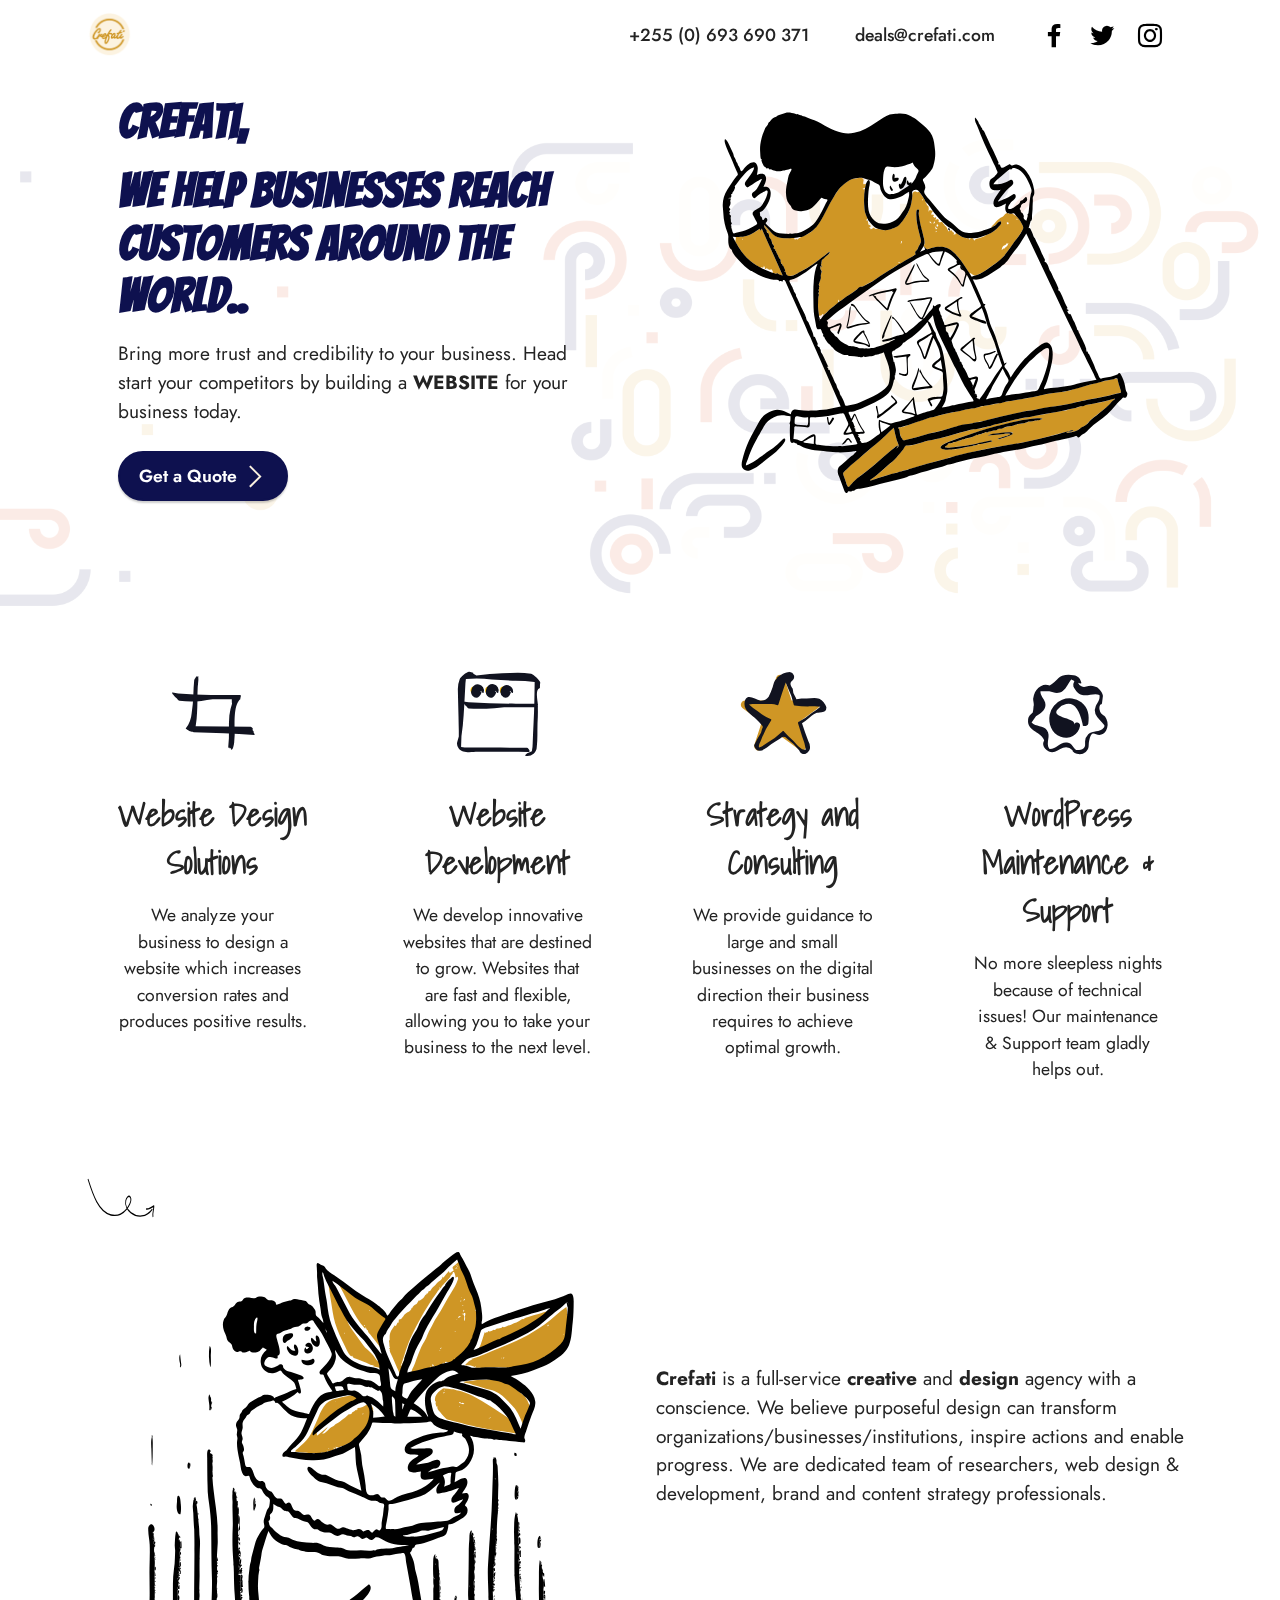
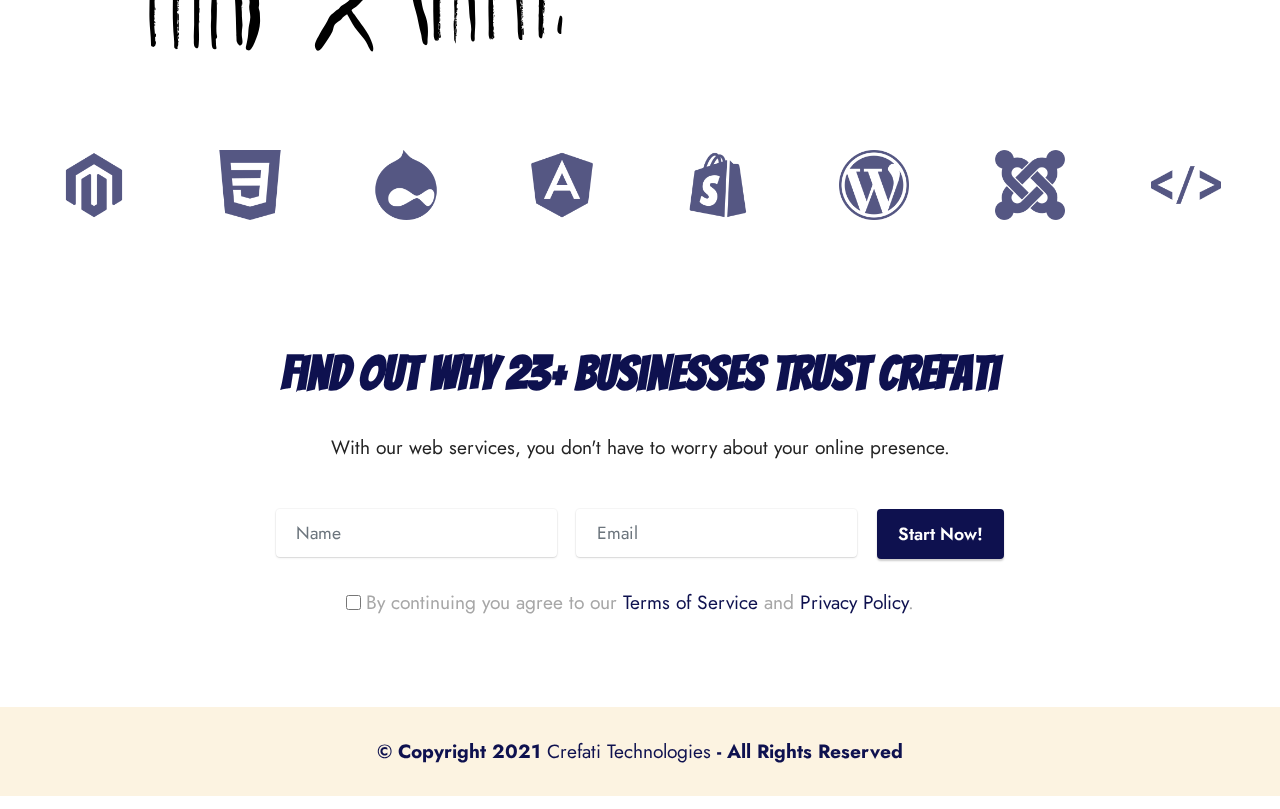
<file: index.html>
<!DOCTYPE html>
<html  >
<head>
  <!--CREFATI TECHNOLOGIES EST. 2019 | FREE WEBSITE DESIGN & DEVELOPMENT IN TZ-->
  <meta charset="UTF-8">
  <meta http-equiv="X-UA-Compatible" content="IE=edge">
  <meta name="generator" content="Gridsome with Crefati CMS">
  <meta name="viewport" content="width=device-width, initial-scale=1, minimum-scale=1">
  <link rel="shortcut icon" href="assets/images/rounded-mustard.png" type="image/x-icon">
  <meta name="description" content="Crefati brings your business online. Build more trust and credibility to your clients by making a website for your business now. Let's do it for you.">
  
  
  <title>FREE Website Design & Development for your Business | Crefati.com</title>
  <link rel="stylesheet" href="assets/web/assets/mobirise-icons2/mobirise2.css">
  <link rel="stylesheet" href="assets/tether/tether.min.css">
  <link rel="stylesheet" href="assets/bootstrap/css/bootstrap.min.css">
  <link rel="stylesheet" href="assets/bootstrap/css/bootstrap-grid.min.css">
  <link rel="stylesheet" href="assets/bootstrap/css/bootstrap-reboot.min.css">
  <link rel="stylesheet" href="assets/web/assets/gdpr-plugin/gdpr-styles.css">
  <link rel="stylesheet" href="assets/dropdown/css/style.css">
  <link rel="stylesheet" href="assets/socicon/css/styles.css">
  <link rel="stylesheet" href="assets/theme/css/style.css">
  <link rel="preload" as="style" href="assets/mobirise/css/mbr-additional.css"><link rel="stylesheet" href="assets/mobirise/css/mbr-additional.css" type="text/css">
  
  
  
  
</head>
<body>
  
  <section class="menu menu3 cid-slu1dRXaRa" once="menu" id="menu3-0">
    
    <nav class="navbar navbar-dropdown navbar-fixed-top navbar-expand-lg">
        <div class="container">
            <div class="navbar-brand">
                <span class="navbar-logo">
                    <a href="https://crefati.com" target="_blank">
                        <img src="assets/images/rounded-mustard.png" alt="Crefati Logo" style="height: 3rem;">
                    </a>
                </span>
                
            </div>
            <button class="navbar-toggler" type="button" data-toggle="collapse" data-target="#navbarSupportedContent" aria-controls="navbarNavAltMarkup" aria-expanded="false" aria-label="Toggle navigation">
                <div class="hamburger">
                    <span></span>
                    <span></span>
                    <span></span>
                    <span></span>
                </div>
            </button>
            <div class="collapse navbar-collapse" id="navbarSupportedContent">
                <ul class="navbar-nav nav-dropdown nav-right" data-app-modern-menu="true"><li class="nav-item"><a class="nav-link link text-black text-primary display-4" href="tel:+255693690371">
                            +255 (0) 693 690 371</a></li>
                    <li class="nav-item"><a class="nav-link link text-black text-primary display-4" href="mailto:crefatitechnologies@gmail.com">deals@crefati.com</a>
                    </li></ul>
                <div class="icons-menu">
                    <a class="iconfont-wrapper" href="https://facebook.com/crefatitech" target="_blank">
                        <span class="p-2 mbr-iconfont socicon-facebook socicon"></span>
                    </a>
                    <a class="iconfont-wrapper" href="https://twitter.com/crefati" target="_blank">
                        <span class="p-2 mbr-iconfont socicon-twitter socicon"></span>
                    </a>
                    <a class="iconfont-wrapper" href="https://instagram.com/crefati.tech" target="_blank">
                        <span class="p-2 mbr-iconfont socicon-instagram socicon"></span>
                    </a>
                    
                </div>
                
            </div>
        </div>
    </nav>
</section>

<section class="header14 cid-slvow0lM2M mbr-parallax-background" id="header14-5">

    

    <div class="mbr-overlay" style="opacity: 0.9; background-color: rgb(255, 255, 255);"></div>

    <div class="container">
        <div class="row justify-content-center align-items-center">
            <div class="col-12 col-md-6 image-wrapper">
                <img src="assets/images/swinging.svg" alt="Crefati Business">
            </div>
            <div class="col-12 col-md">
                <div class="text-wrapper">
                    <h1 class="mbr-section-title mbr-fonts-style mb-3 display-2"><strong>Crefati,</strong></h1>
                    <h2 class="mbr-section-title mbr-fonts-style mb-3 display-2"><strong>we help businesses reach customers around the world..</strong></h2>
                    <p class="mbr-text mbr-fonts-style display-7">Bring more trust and credibility to your business. Head start your competitors by building a <strong>WEBSITE</strong> for your business today.</p>
                    <div class="mbr-section-btn mt-3"><a class="btn btn-primary display-4" href="page1.html" target="_blank"><span class="mobi-mbri mobi-mbri-arrow-next mbr-iconfont mbr-iconfont-btn" style="color: rgb(252, 243, 225);"></span>Get a Quote</a></div>
                </div>
            </div>
        </div>
    </div>
</section>

<section class="clients2 cid-slvSGGnZXa" id="clients2-f">

    

    
    <div class="container">
        <div class="row justify-content-center">
            <div class="card col-12 col-md-6 col-lg-3">
                <div class="card-wrapper">
                    <div class="img-wrapper">
                        <img src="assets/images/design-ic-artboard.svg" alt="" style="height: 120px; width: 120px;">
                    </div>
                    <div class="card-box align-center">
                        
                        <h5 class="card-title mbr-fonts-style mb-3 display-5"><strong>Website Design Solutions</strong></h5>
                        <p class="mbr-text mbr-fonts-style mb-4 display-4">
                            We analyze your business to design a website which increases conversion rates and produces positive results.</p>
                        
                    </div>
                </div>
            </div>
            <div class="card col-12 col-md-6 col-lg-3">
                <div class="card-wrapper">
                    <div class="img-wrapper">
                        <img src="assets/images/Development-ic-browser-default.svg" alt="Crefati" style="height: 120px; width: 120px;">
                    </div>
                    <div class="card-box align-center">
                        
                        <h5 class="card-title mbr-fonts-style mb-3 display-5">
                            <strong>Website Development</strong>
                        </h5>
                        <p class="mbr-text mbr-fonts-style mb-4 display-4">
                            We develop innovative websites that are destined to grow. Websites that are fast and flexible, allowing you to take 
                        your business to the next level.</p>
                        
                    </div>
                </div>
            </div>
            <div class="card col-12 col-md-6 col-lg-3">
                <div class="card-wrapper">
                    <div class="img-wrapper">
                        <img src="assets/images/user-interface-ic-star.svg" alt="Crefati" style="height: 120px; width: 120px;">
                    </div>
                    <div class="card-box align-center">
                        
                        <h5 class="card-title mbr-fonts-style mb-3 display-5">
                            <strong>Strategy and Consulting</strong>
                        </h5>
                        <p class="mbr-text mbr-fonts-style mb-4 display-4">
                            We provide guidance to large and small businesses on the digital direction their business requires to achieve optimal growth.
                        </p>
                        
                    </div>
                </div>
            </div>
            <div class="card col-12 col-md-6 col-lg-3">
                <div class="card-wrapper">
                    <div class="img-wrapper">
                        <img src="assets/images/User Interface-ic-settings.svg" alt="Crefati" style="height: 120px; width: 120px;">
                    </div>
                    <div class="card-box align-center">
                        
                        <h5 class="card-title mbr-fonts-style mb-3 display-5">
                            <strong>WordPress Maintenance & Support</strong>
                        </h5>
                        <p class="mbr-text mbr-fonts-style mb-4 display-4">
                            No more sleepless nights because of technical issues! Our maintenance & Support team gladly helps out.</p>
                        
                    </div>
                </div>
            </div>
        </div>
    </div>
</section>

<!--ARROW HII HAPAAA-->
<div class="container">
    <img src="assets/images/arrow_03.svg" style="height: 40px; width: 70px;">
</div>

<section class="testimonials1 cid-slvTNZRqnp" id="testimonials1-g">
    

    
    <div class="container">
        
        <div class="row align-items-center">
            <div class="col-12 col-md-6">
                <div class="image-wrapper">
                    <img src="assets/images/plants.svg" alt="Crefati Growth">
                </div>
            </div>
            <div class="col-12 col-md">
                    <p class="mbr-text mbr-fonts-style mb-4 display-7"><strong>Crefati</strong> is a full-service <strong>creative</strong> and <strong>design</strong> agency with a conscience. We believe purposeful design can transform organizations/businesses/institutions, inspire actions and enable progress. We are dedicated team
of researchers, web design &amp; development, brand and content strategy professionals.</p>
                    
                    
                </div>
            </div>
        </div>
    </div>
</section>

<section class="clients1 cid-slvX9AJ6Vi" id="clients1-i">
    
    <div class="images-container container-fluid">

        <div class="row justify-content-center mt-4">
            <div class="col-md-3 card">
                <img src="assets/images/icons8-magento-128-128x128.png" alt="Crefati Magento CMS" style="height: 70px; width: 70px;">
            </div>
            <div class="col-md-3 card">
                <img src="assets/images/css-3-128x128.png" alt="Crefati Custom" style="height: 70px; width: 70px;">
            </div>
            <div class="col-md-3 card">
                <img src="assets/images/drupal-logo-128x128.png" alt="" style="height: 70px; width: 70px;">
            </div>
            <div class="col-md-3 card">
                <img src="assets/images/icons8-angularjs-128-128x128.png" alt="" style="height: 70px; width: 70px;">
            </div>
            <div class="col-md-3 card">
                <img src="assets/images/icons8-shopify-128-128x128.png" alt="" style="height: 70px; width: 70px;">
            </div>
            <div class="col-md-3 card">
                <img src="assets/images/wordpress-128x128.png" alt="" style="height: 70px; width: 70px;">
            </div>
            <div class="col-md-3 card">
                <img src="assets/images/joomla-logo-128x128.png" alt="" style="height: 70px; width: 70px;">
            </div>
            <div class="col-md-3 card">
                <img src="assets/images/html-coding-128x128.png" alt="" style="height: 70px; width: 70px;">
            </div>
        </div>
    </div>
</section>

<section class="form2 cid-slvrtWbn0j mbr-parallax-background" id="form2-8">

    

    <div class="mbr-overlay" style="opacity: 0.9; background-color: rgb(255, 255, 255);"></div>
    <div class="align-center container">
        <div class="row justify-content-center">
            <div class="col-lg-8 mx-auto mbr-form" data-form-type="formoid">
                <form action="https://mobirise.eu/" method="POST" class="mbr-form form-with-styler" data-form-title="Form Name"><input type="hidden" name="email" data-form-email="true" value="E2K0wVEqdhWR29AdLbc7fseYOWGkzjMXUj7AWZkwCQZUX6LLZC9zELXbRaub4k1ie5w6GKmSK3aKdC50aF4SF1Lr7dAzxAhCOnb/MQGyAGDBdbmvWfaJwr0lacmLgKqM">
                    <div class="">
                        <div hidden="hidden" data-form-alert="" class="alert alert-success col-12">Thanks for filling
                            out the form! We are getting back to you now!</div>
                        <div hidden="hidden" data-form-alert-danger="" class="alert alert-danger col-12">Oops...! some
                            problem!</div>
                    </div>
                    <div class="dragArea row">
                        <div class="col-lg-12 col-md-12 col-sm-12">
                            <h1 class="mbr-section-title mb-4 display-2"><strong>Find out why 23+ Businesses trust Crefati</strong></h1>
                        </div>
                        <div class="col-lg-12 col-md-12 col-sm-12">
                            <p class="mbr-text mbr-fonts-style mb-5 display-7">With our web services, you don't have to worry about your online presence.</p>
                        </div>
                        <div class="col-lg col-md col-12 form-group" data-for="email">
                            <input type="text" name="name" placeholder="Name" data-form-field="name" class="form-control" id="name-form2-8">
                        </div>
                        <div class="col-lg col-md col-12 form-group" data-for="email">
                            <input type="email" name="email" placeholder="Email" data-form-field="email" class="form-control" id="email-form2-8">
                        </div>
                        <div class="mbr-section-btn col-md-auto col"><button type="submit" class="btn btn-primary display-4">Start Now!</button></div>
                    </div>
                <span class="gdpr-block">
<label>
<span class="textGDPR display-7" style="color: #a7a7a7"><input type="checkbox" name="gdpr" id="gdpr-form2-8" required="">By continuing you agree to our <a style="color: #0e114f; text-decoration: none;" href="terms.html">Terms of Service</a> and <a style="color: #0e114f; text-decoration: none;" href="policy.html">Privacy Policy</a>.</span>
</label>
</span></form>
            </div>
        </div>
    </div>
</section>

<section class="footer7 cid-slucUXFRQF" once="footers" id="footer7-4">

    

    

    <div class="container">
        <div class="media-container-row align-center mbr-white">
            <div class="col-12">
                <p class="mbr-text mb-0 mbr-fonts-style display-7"><strong>
                    © Copyright 2021 <a href="index.html" class="text-primary" target="_blank">Crefati Technologies</a> - All Rights Reserved
                </strong></p>
            </div>
        </div>
    </div>
</section>
<section style="visibility: hidden; background-color: #fff; font-family: -apple-system, BlinkMacSystemFont, 'Segoe UI', 'Roboto', 'Helvetica Neue', Arial, sans-serif; color:#aaa; font-size:12px; padding: 0; align-items: center; display: flex;"><a href="https://mobirise.site/d" style="flex: 1 1; height: 0.1rem; padding-left: 0.1rem;"></a><p style="flex: 0 0 auto; margin:0; padding-right:1rem;">Made with <a href="https://crefati.com" style="color:#aaa;">Crefati</a> CMS</p></section><script src="assets/web/assets/jquery/jquery.min.js"></script>  <script src="assets/popper/popper.min.js"></script>  <script src="assets/tether/tether.min.js"></script>  <script src="assets/bootstrap/js/bootstrap.min.js"></script>  <script src="assets/smoothscroll/smooth-scroll.js"></script>  <script src="assets/dropdown/js/nav-dropdown.js"></script>  <script src="assets/dropdown/js/navbar-dropdown.js"></script>  <script src="assets/touchswipe/jquery.touch-swipe.min.js"></script>  <script src="assets/parallax/jarallax.min.js"></script>  <script src="assets/theme/js/script.js"></script>  <script src="assets/formoid/formoid.min.js"></script>  
  
  
 <div id="scrollToTop" class="scrollToTop mbr-arrow-up"><a style="text-align: center;"><i class="mbr-arrow-up-icon mbr-arrow-up-icon-cm cm-icon cm-icon-smallarrow-up"></i></a></div>
  </body>
</html>
</file>
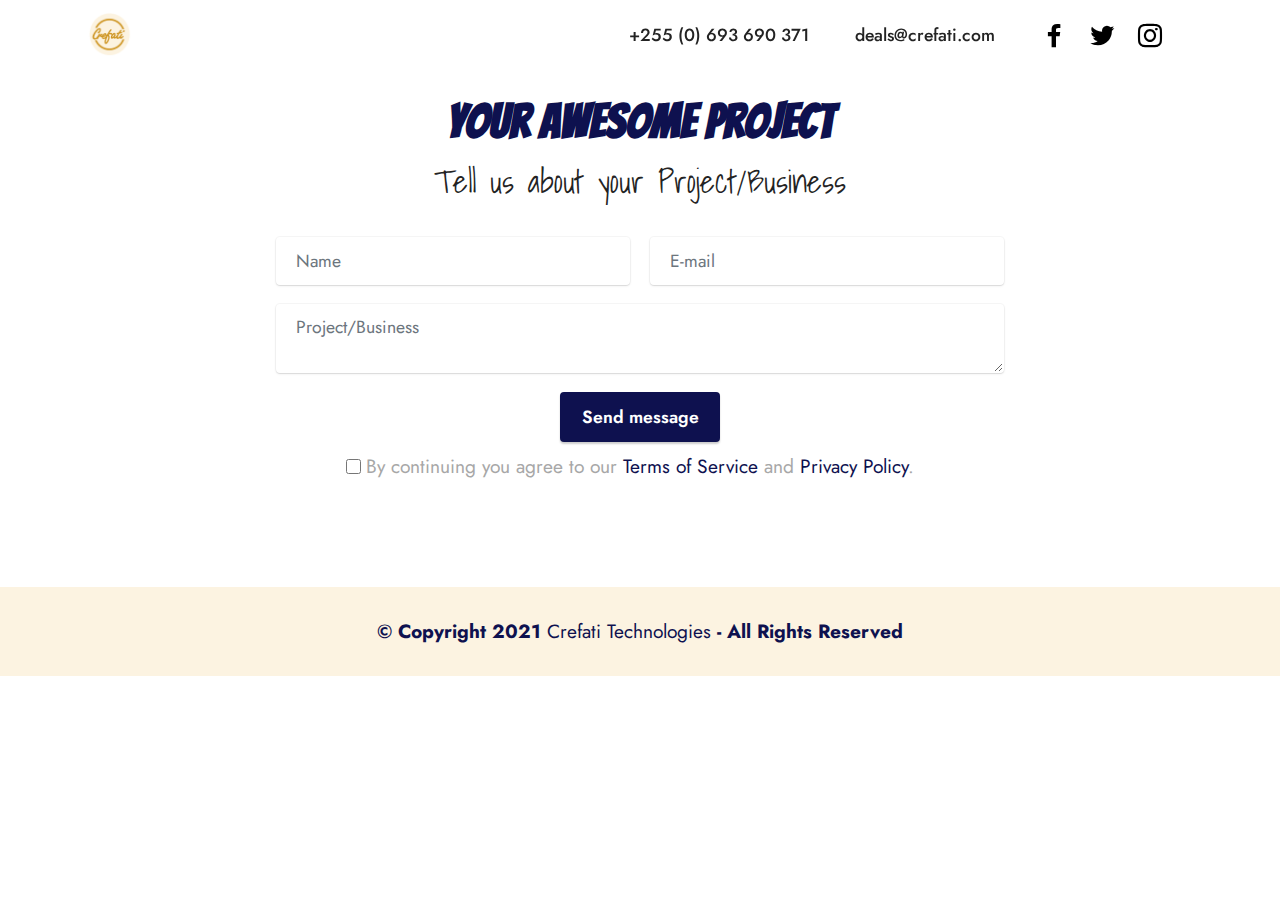
<file: page1.html>
<!DOCTYPE html>
<html  >
<head>
  <!--CREFATI TECHNOLOGIES EST. 2019 | FREE WEBSITE DESIGN & DEVELOPMENT IN TZ-->
  <meta charset="UTF-8">
  <meta http-equiv="X-UA-Compatible" content="IE=edge">
  <meta name="generator" content="Gridsome with Crefati CMS">
  <meta name="viewport" content="width=device-width, initial-scale=1, minimum-scale=1">
  <link rel="shortcut icon" href="assets/images/rounded-mustard.png" type="image/x-icon">
  <meta name="description" content="">
  
  
  <title>Get a Quote | Crefati.com</title>
  <link rel="stylesheet" href="assets/tether/tether.min.css">
  <link rel="stylesheet" href="assets/bootstrap/css/bootstrap.min.css">
  <link rel="stylesheet" href="assets/bootstrap/css/bootstrap-grid.min.css">
  <link rel="stylesheet" href="assets/bootstrap/css/bootstrap-reboot.min.css">
  <link rel="stylesheet" href="assets/web/assets/gdpr-plugin/gdpr-styles.css">
  <link rel="stylesheet" href="assets/formstyler/jquery.formstyler.css">
  <link rel="stylesheet" href="assets/formstyler/jquery.formstyler.theme.css">
  <link rel="stylesheet" href="assets/datepicker/jquery.datetimepicker.min.css">
  <link rel="stylesheet" href="assets/dropdown/css/style.css">
  <link rel="stylesheet" href="assets/socicon/css/styles.css">
  <link rel="stylesheet" href="assets/theme/css/style.css">
  <link rel="preload" as="style" href="assets/mobirise/css/mbr-additional.css"><link rel="stylesheet" href="assets/mobirise/css/mbr-additional.css" type="text/css">
  
  
  
  
</head>
<body>
  
  <section class="menu menu3 cid-slu1dRXaRa" once="menu" id="menu3-b">
    
    <nav class="navbar navbar-dropdown navbar-fixed-top navbar-expand-lg">
        <div class="container">
            <div class="navbar-brand">
                <span class="navbar-logo">
                    <a href="https://crefati.com" target="_blank">
                        <img src="assets/images/rounded-mustard.png" alt="Crefati Logo" style="height: 3rem;">
                    </a>
                </span>
                
            </div>
            <button class="navbar-toggler" type="button" data-toggle="collapse" data-target="#navbarSupportedContent" aria-controls="navbarNavAltMarkup" aria-expanded="false" aria-label="Toggle navigation">
                <div class="hamburger">
                    <span></span>
                    <span></span>
                    <span></span>
                    <span></span>
                </div>
            </button>
            <div class="collapse navbar-collapse" id="navbarSupportedContent">
                <ul class="navbar-nav nav-dropdown nav-right" data-app-modern-menu="true"><li class="nav-item"><a class="nav-link link text-black text-primary display-4" href="tel:+255693690371">
                            +255 (0) 693 690 371</a></li>
                    <li class="nav-item"><a class="nav-link link text-black text-primary display-4" href="mailto:crefatitechnologies@gmail.com">deals@crefati.com</a>
                    </li></ul>
                <div class="icons-menu">
                    <a class="iconfont-wrapper" href="https://facebook.com/crefatitech" target="_blank">
                        <span class="p-2 mbr-iconfont socicon-facebook socicon"></span>
                    </a>
                    <a class="iconfont-wrapper" href="https://twitter.com/crefati" target="_blank">
                        <span class="p-2 mbr-iconfont socicon-twitter socicon"></span>
                    </a>
                    <a class="iconfont-wrapper" href="https://instagram.com/crefati.tech" target="_blank">
                        <span class="p-2 mbr-iconfont socicon-instagram socicon"></span>
                    </a>
                    
                </div>
                
            </div>
        </div>
    </nav>
</section>

<section class="form5 cid-slvRF6YxGz" id="form5-e">
    
    
    <div class="container">
        <div class="mbr-section-head">
            <h3 class="mbr-section-title mbr-fonts-style align-center mb-0 display-2"><strong>Your awesome Project</strong></h3>
            <h4 class="mbr-section-subtitle mbr-fonts-style align-center mb-0 mt-2 display-5">Tell us about your Project/Business</h4>
        </div>
        <div class="row justify-content-center mt-4">
            <div class="col-lg-8 mx-auto mbr-form" data-form-type="formoid">
                <form action="https://mobirise.eu/" method="POST" class="mbr-form form-with-styler" data-form-title="Form Name"><input type="hidden" name="email" data-form-email="true" value="uxATTGSkchMDto7pnCZTE4NYiYuOITdHqMvJYjOYyveMJEBXvVfrgLaIjFj3lC32mVlsEXvMV1oSX+FLzdVQfEbOjthPnZUVhilB0wllnOMFEF+NNMeaJtNY+x79tInJ">
                    <div class="">
                        <div hidden="hidden" data-form-alert="" class="alert alert-success col-12">Thanks for filling out
                            the form!</div>
                        <div hidden="hidden" data-form-alert-danger="" class="alert alert-danger col-12">Oops...! some
                            problem!</div>
                    </div>
                    <div class="dragArea row">
                        <div class="col-md col-sm-12 form-group" data-for="name">
                            <input type="text" name="name" placeholder="Name" data-form-field="name" class="form-control" value="" id="name-form5-e">
                        </div>
                        <div class="col-md col-sm-12 form-group" data-for="email">
                            <input type="email" name="email" placeholder="E-mail" data-form-field="email" class="form-control" value="" id="email-form5-e">
                        </div>
                        
                        <div class="col-12 form-group" data-for="textarea">
                            <textarea name="textarea" placeholder="Project/Business" data-form-field="textarea" class="form-control" id="textarea-form5-e"></textarea>
                        </div>
                        <div class="col-lg-12 col-md-12 col-sm-12 align-center mbr-section-btn">
                            <button type="submit" class="btn btn-primary display-4">Send message</button>
                        </div>
                    </div>
                <span class="gdpr-block">
<label>
<span class="textGDPR display-7" style="color: #a7a7a7"><input type="checkbox" name="gdpr" id="gdpr-form5-e" required="">By continuing you agree to our <a style="color: #0e114f; text-decoration: none;" href="terms.html">Terms of Service</a> and <a style="color: #0e114f; text-decoration: none;" href="policy.html">Privacy Policy</a>.</span>
</label>
</span></form>
            </div>
        </div>
    </div>
</section>

<section class="footer7 cid-slucUXFRQF" once="footers" id="footer7-c">

    

    

    <div class="container">
        <div class="media-container-row align-center mbr-white">
            <div class="col-12">
                <p class="mbr-text mb-0 mbr-fonts-style display-7"><strong>
                    © Copyright 2021 <a href="index.html" class="text-primary" target="_blank">Crefati Technologies</a> - All Rights Reserved
                </strong></p>
            </div>
        </div>
    </div>
</section><section style="visibility: hidden; background-color: #fff; font-family: -apple-system, BlinkMacSystemFont, 'Segoe UI', 'Roboto', 'Helvetica Neue', Arial, sans-serif; color:#aaa; font-size:12px; padding: 0; align-items: center; display: flex;"><a href="https://mobirise.site/v" style="flex: 1 1; height: 0.1rem; padding-left: 1rem;"></a><p style="flex: 0 0 auto; margin:0; padding-right:1rem;"><a href="https://crefati.com" style="color:#aaa;">Built with </a>Crefati Techies</p></section><script src="assets/web/assets/jquery/jquery.min.js"></script>  <script src="assets/popper/popper.min.js"></script>  <script src="assets/tether/tether.min.js"></script>  <script src="assets/bootstrap/js/bootstrap.min.js"></script>  <script src="assets/smoothscroll/smooth-scroll.js"></script>  <script src="assets/formstyler/jquery.formstyler.js"></script>  <script src="assets/formstyler/jquery.formstyler.min.js"></script>  <script src="assets/datepicker/jquery.datetimepicker.full.js"></script>  <script src="assets/dropdown/js/nav-dropdown.js"></script>  <script src="assets/dropdown/js/navbar-dropdown.js"></script>  <script src="assets/touchswipe/jquery.touch-swipe.min.js"></script>  <script src="assets/theme/js/script.js"></script>  <script src="assets/formoid/formoid.min.js"></script>  
  
  
 <div id="scrollToTop" class="scrollToTop mbr-arrow-up"><a style="text-align: center;"><i class="mbr-arrow-up-icon mbr-arrow-up-icon-cm cm-icon cm-icon-smallarrow-up"></i></a></div>
  </body>
</html>
</file>
<file: assets/web/assets/mobirise-icons2/mobirise2.css>
@font-face {
  font-family: 'Moririse2';
  font-display: swap;
  src:  url('mobirise2.eot?f2bix4');
  src:  url('mobirise2.eot?f2bix4#iefix') format('embedded-opentype'),
    url('mobirise2.ttf?f2bix4') format('truetype'),
    url('mobirise2.woff?f2bix4') format('woff'),
    url('mobirise2.svg?f2bix4#mobirise2') format('svg');
  font-weight: normal;
  font-style: normal;
}

[class^="mobi-"], [class*=" mobi-"] {
  /* use !important to prevent issues with browser extensions that change fonts */
  font-family: 'Moririse2' !important;
  speak: none;
  font-style: normal;
  font-weight: normal;
  font-variant: normal;
  text-transform: none;
  line-height: 1;

  /* Better Font Rendering =========== */
  -webkit-font-smoothing: antialiased;
  -moz-osx-font-smoothing: grayscale;
}

.mobi-mbri-add-submenu:before {
  content: "\e900";
}
.mobi-mbri-alert:before {
  content: "\e901";
}
.mobi-mbri-align-center:before {
  content: "\e902";
}
.mobi-mbri-align-justify:before {
  content: "\e903";
}
.mobi-mbri-align-left:before {
  content: "\e904";
}
.mobi-mbri-align-right:before {
  content: "\e905";
}
.mobi-mbri-android:before {
  content: "\e906";
}
.mobi-mbri-apple:before {
  content: "\e907";
}
.mobi-mbri-arrow-down:before {
  content: "\e908";
}
.mobi-mbri-arrow-next:before {
  content: "\e909";
}
.mobi-mbri-arrow-prev:before {
  content: "\e90a";
}
.mobi-mbri-arrow-up:before {
  content: "\e90b";
}
.mobi-mbri-bold:before {
  content: "\e90c";
}
.mobi-mbri-bookmark:before {
  content: "\e90d";
}
.mobi-mbri-bootstrap:before {
  content: "\e90e";
}
.mobi-mbri-briefcase:before {
  content: "\e90f";
}
.mobi-mbri-browse:before {
  content: "\e910";
}
.mobi-mbri-bulleted-list:before {
  content: "\e911";
}
.mobi-mbri-calendar:before {
  content: "\e912";
}
.mobi-mbri-camera:before {
  content: "\e913";
}
.mobi-mbri-cart-add:before {
  content: "\e914";
}
.mobi-mbri-cart-full:before {
  content: "\e915";
}
.mobi-mbri-cash:before {
  content: "\e916";
}
.mobi-mbri-change-style:before {
  content: "\e917";
}
.mobi-mbri-chat:before {
  content: "\e918";
}
.mobi-mbri-clock:before {
  content: "\e919";
}
.mobi-mbri-close:before {
  content: "\e91a";
}
.mobi-mbri-cloud:before {
  content: "\e91b";
}
.mobi-mbri-code:before {
  content: "\e91c";
}
.mobi-mbri-contact-form:before {
  content: "\e91d";
}
.mobi-mbri-credit-card:before {
  content: "\e91e";
}
.mobi-mbri-cursor-click:before {
  content: "\e91f";
}
.mobi-mbri-cust-feedback:before {
  content: "\e920";
}
.mobi-mbri-database:before {
  content: "\e921";
}
.mobi-mbri-delivery:before {
  content: "\e922";
}
.mobi-mbri-desktop:before {
  content: "\e923";
}
.mobi-mbri-devices:before {
  content: "\e924";
}
.mobi-mbri-down:before {
  content: "\e925";
}
.mobi-mbri-download-2:before {
  content: "\e926";
}
.mobi-mbri-download:before {
  content: "\e927";
}
.mobi-mbri-drag-n-drop-2:before {
  content: "\e928";
}
.mobi-mbri-drag-n-drop:before {
  content: "\e929";
}
.mobi-mbri-edit-2:before {
  content: "\e92a";
}
.mobi-mbri-edit:before {
  content: "\e92b";
}
.mobi-mbri-error:before {
  content: "\e92c";
}
.mobi-mbri-extension:before {
  content: "\e92d";
}
.mobi-mbri-features:before {
  content: "\e92e";
}
.mobi-mbri-file:before {
  content: "\e92f";
}
.mobi-mbri-flag:before {
  content: "\e930";
}
.mobi-mbri-folder:before {
  content: "\e931";
}
.mobi-mbri-gift:before {
  content: "\e932";
}
.mobi-mbri-github:before {
  content: "\e933";
}
.mobi-mbri-globe-2:before {
  content: "\e934";
}
.mobi-mbri-globe:before {
  content: "\e935";
}
.mobi-mbri-growing-chart:before {
  content: "\e936";
}
.mobi-mbri-hearth:before {
  content: "\e937";
}
.mobi-mbri-help:before {
  content: "\e938";
}
.mobi-mbri-home:before {
  content: "\e939";
}
.mobi-mbri-hot-cup:before {
  content: "\e93a";
}
.mobi-mbri-idea:before {
  content: "\e93b";
}
.mobi-mbri-image-gallery:before {
  content: "\e93c";
}
.mobi-mbri-image-slider:before {
  content: "\e93d";
}
.mobi-mbri-info:before {
  content: "\e93e";
}
.mobi-mbri-italic:before {
  content: "\e93f";
}
.mobi-mbri-key:before {
  content: "\e940";
}
.mobi-mbri-laptop:before {
  content: "\e941";
}
.mobi-mbri-layers:before {
  content: "\e942";
}
.mobi-mbri-left-right:before {
  content: "\e943";
}
.mobi-mbri-left:before {
  content: "\e944";
}
.mobi-mbri-letter:before {
  content: "\e945";
}
.mobi-mbri-like:before {
  content: "\e946";
}
.mobi-mbri-link:before {
  content: "\e947";
}
.mobi-mbri-lock:before {
  content: "\e948";
}
.mobi-mbri-login:before {
  content: "\e949";
}
.mobi-mbri-logout:before {
  content: "\e94a";
}
.mobi-mbri-magic-stick:before {
  content: "\e94b";
}
.mobi-mbri-map-pin:before {
  content: "\e94c";
}
.mobi-mbri-menu:before {
  content: "\e94d";
}
.mobi-mbri-mobile-2:before {
  content: "\e94e";
}
.mobi-mbri-mobile-horizontal:before {
  content: "\e94f";
}
.mobi-mbri-mobile:before {
  content: "\e950";
}
.mobi-mbri-mobirise:before {
  content: "\e951";
}
.mobi-mbri-more-horizontal:before {
  content: "\e952";
}
.mobi-mbri-more-vertical:before {
  content: "\e953";
}
.mobi-mbri-music:before {
  content: "\e954";
}
.mobi-mbri-new-file:before {
  content: "\e955";
}
.mobi-mbri-numbered-list:before {
  content: "\e956";
}
.mobi-mbri-opened-folder:before {
  content: "\e957";
}
.mobi-mbri-pages:before {
  content: "\e958";
}
.mobi-mbri-paper-plane:before {
  content: "\e959";
}
.mobi-mbri-paperclip:before {
  content: "\e95a";
}
.mobi-mbri-phone:before {
  content: "\e95b";
}
.mobi-mbri-photo:before {
  content: "\e95c";
}
.mobi-mbri-photos:before {
  content: "\e95d";
}
.mobi-mbri-pin:before {
  content: "\e95e";
}
.mobi-mbri-play:before {
  content: "\e95f";
}
.mobi-mbri-plus:before {
  content: "\e960";
}
.mobi-mbri-preview:before {
  content: "\e961";
}
.mobi-mbri-print:before {
  content: "\e962";
}
.mobi-mbri-protect:before {
  content: "\e963";
}
.mobi-mbri-question:before {
  content: "\e964";
}
.mobi-mbri-quote-left:before {
  content: "\e965";
}
.mobi-mbri-quote-right:before {
  content: "\e966";
}
.mobi-mbri-redo:before {
  content: "\e967";
}
.mobi-mbri-refresh:before {
  content: "\e968";
}
.mobi-mbri-responsive-2:before {
  content: "\e969";
}
.mobi-mbri-responsive:before {
  content: "\e96a";
}
.mobi-mbri-right:before {
  content: "\e96b";
}
.mobi-mbri-rocket:before {
  content: "\e96c";
}
.mobi-mbri-sad-face:before {
  content: "\e96d";
}
.mobi-mbri-sale:before {
  content: "\e96e";
}
.mobi-mbri-save:before {
  content: "\e96f";
}
.mobi-mbri-search:before {
  content: "\e970";
}
.mobi-mbri-setting-2:before {
  content: "\e971";
}
.mobi-mbri-setting-3:before {
  content: "\e972";
}
.mobi-mbri-setting:before {
  content: "\e973";
}
.mobi-mbri-share:before {
  content: "\e974";
}
.mobi-mbri-shopping-bag:before {
  content: "\e975";
}
.mobi-mbri-shopping-basket:before {
  content: "\e976";
}
.mobi-mbri-shopping-cart:before {
  content: "\e977";
}
.mobi-mbri-sites:before {
  content: "\e978";
}
.mobi-mbri-smile-face:before {
  content: "\e979";
}
.mobi-mbri-speed:before {
  content: "\e97a";
}
.mobi-mbri-star:before {
  content: "\e97b";
}
.mobi-mbri-success:before {
  content: "\e97c";
}
.mobi-mbri-sun:before {
  content: "\e97d";
}
.mobi-mbri-sun2:before {
  content: "\e97e";
}
.mobi-mbri-tablet-vertical:before {
  content: "\e97f";
}
.mobi-mbri-tablet:before {
  content: "\e980";
}
.mobi-mbri-target:before {
  content: "\e981";
}
.mobi-mbri-timer:before {
  content: "\e982";
}
.mobi-mbri-to-ftp:before {
  content: "\e983";
}
.mobi-mbri-to-local-drive:before {
  content: "\e984";
}
.mobi-mbri-touch-swipe:before {
  content: "\e985";
}
.mobi-mbri-touch:before {
  content: "\e986";
}
.mobi-mbri-trash:before {
  content: "\e987";
}
.mobi-mbri-underline:before {
  content: "\e988";
}
.mobi-mbri-undo:before {
  content: "\e989";
}
.mobi-mbri-unlink:before {
  content: "\e98a";
}
.mobi-mbri-unlock:before {
  content: "\e98b";
}
.mobi-mbri-up-down:before {
  content: "\e98c";
}
.mobi-mbri-up:before {
  content: "\e98d";
}
.mobi-mbri-update:before {
  content: "\e98e";
}
.mobi-mbri-upload-2:before {
  content: "\e98f";
}
.mobi-mbri-upload:before {
  content: "\e990";
}
.mobi-mbri-user-2:before {
  content: "\e991";
}
.mobi-mbri-user:before {
  content: "\e992";
}
.mobi-mbri-users:before {
  content: "\e993";
}
.mobi-mbri-video-play:before {
  content: "\e994";
}
.mobi-mbri-video:before {
  content: "\e995";
}
.mobi-mbri-watch:before {
  content: "\e996";
}
.mobi-mbri-website-theme-2:before {
  content: "\e997";
}
.mobi-mbri-website-theme:before {
  content: "\e998";
}
.mobi-mbri-wifi:before {
  content: "\e999";
}
.mobi-mbri-windows:before {
  content: "\e99a";
}
.mobi-mbri-zoom-in:before {
  content: "\e99b";
}
.mobi-mbri-zoom-out:before {
  content: "\e99c";
}
</file>
<file: assets/web/assets/gdpr-plugin/gdpr-styles.css>
.gdpr-block {
    padding: 10px;
    font-size: 14px;
    display: block;
    width: 100%;
    text-align: center;
}
.gdpr-block.covert {
	display: none;
}
.textGDPR {
    position: relative;
}
.gdpr-block label span.textGDPR input[name='gdpr']{
    width: 15px;
    height: 15px;
    margin: 0;
    position: absolute;
    top: 3px;
    left: -20px;
}
.gdpr-block label {
    color: #a7a7a7;
    vertical-align: middle;
    user-select: none;
    margin-bottom: 0;
}
</file>
<file: assets/dropdown/css/style.css>
.navbar-dropdown {
  left: 0;
  padding: 0;
  position: absolute;
  right: 0;
  top: 0;
  transition: all 0.45s ease;
  z-index: 1030;
  background: #282828; }
  .navbar-dropdown .navbar-logo {
    margin-right: 0.8rem;
    transition: margin 0.3s ease-in-out;
    vertical-align: middle; }
    .navbar-dropdown .navbar-logo img {
      height: 3.125rem;
      transition: all 0.3s ease-in-out; }
    .navbar-dropdown .navbar-logo.mbr-iconfont {
      font-size: 3.125rem;
      line-height: 3.125rem; }
  .navbar-dropdown .navbar-caption {
    font-weight: 700;
    white-space: normal;
    vertical-align: -4px;
    line-height: 3.125rem !important; }
    .navbar-dropdown .navbar-caption, .navbar-dropdown .navbar-caption:hover {
      color: inherit;
      text-decoration: none; }
  .navbar-dropdown .mbr-iconfont + .navbar-caption {
    vertical-align: -1px; }
  .navbar-dropdown.navbar-fixed-top {
    position: fixed; }
  .navbar-dropdown .navbar-brand span {
    vertical-align: -4px; }
  .navbar-dropdown.bg-color.transparent {
    background: none; }
  .navbar-dropdown.navbar-short .navbar-brand {
    padding: 0.625rem 0; }
    .navbar-dropdown.navbar-short .navbar-brand span {
      vertical-align: -1px; }
  .navbar-dropdown.navbar-short .navbar-caption {
    line-height: 2.375rem !important;
    vertical-align: -2px; }
  .navbar-dropdown.navbar-short .navbar-logo {
    margin-right: 0.5rem; }
    .navbar-dropdown.navbar-short .navbar-logo img {
      height: 2.375rem; }
    .navbar-dropdown.navbar-short .navbar-logo.mbr-iconfont {
      font-size: 2.375rem;
      line-height: 2.375rem; }
  .navbar-dropdown.navbar-short .mbr-table-cell {
    height: 3.625rem; }
  .navbar-dropdown .navbar-close {
    left: 0.6875rem;
    position: fixed;
    top: 0.75rem;
    z-index: 1000; }
  .navbar-dropdown .hamburger-icon {
    content: "";
    display: inline-block;
    vertical-align: middle;
    width: 16px;
    -webkit-box-shadow: 0 -6px 0 1px #282828,0 0 0 1px #282828,0 6px 0 1px #282828;
    -moz-box-shadow: 0 -6px 0 1px #282828,0 0 0 1px #282828,0 6px 0 1px #282828;
    box-shadow: 0 -6px 0 1px #282828,0 0 0 1px #282828,0 6px 0 1px #282828; }

.dropdown-menu .dropdown-toggle[data-toggle="dropdown-submenu"]::after {
  border-bottom: 0.35em solid transparent;
  border-left: 0.35em solid;
  border-right: 0;
  border-top: 0.35em solid transparent;
  margin-left: 0.3rem; }

.dropdown-menu .dropdown-item:focus {
  outline: 0; }

.nav-dropdown {
  font-size: 0.75rem;
  font-weight: 500;
  height: auto !important; }
  .nav-dropdown .nav-btn {
    padding-left: 1rem; }
  .nav-dropdown .link {
    margin: .667em 1.667em;
    font-weight: 500;
    padding: 0;
    transition: color .2s ease-in-out; }
    .nav-dropdown .link.dropdown-toggle {
      margin-right: 2.583em; }
      .nav-dropdown .link.dropdown-toggle::after {
        margin-left: .25rem;
        border-top: 0.35em solid;
        border-right: 0.35em solid transparent;
        border-left: 0.35em solid transparent;
        border-bottom: 0; }
      .nav-dropdown .link.dropdown-toggle[aria-expanded="true"] {
        margin: 0;
        padding: 0.667em 3.263em  0.667em 1.667em; }
  .nav-dropdown .link::after,
  .nav-dropdown .dropdown-item::after {
    color: inherit; }
  .nav-dropdown .btn {
    font-size: 0.75rem;
    font-weight: 700;
    letter-spacing: 0;
    margin-bottom: 0;
    padding-left: 1.25rem;
    padding-right: 1.25rem; }
  .nav-dropdown .dropdown-menu {
    border-radius: 0;
    border: 0;
    left: 0;
    margin: 0;
    padding-bottom: 1.25rem;
    padding-top: 1.25rem;
    position: relative; }
  .nav-dropdown .dropdown-submenu {
    margin-left: 0.125rem;
    top: 0; }
  .nav-dropdown .dropdown-item {
    font-weight: 500;
    line-height: 2;
    padding: 0.3846em 4.615em 0.3846em 1.5385em;
    position: relative;
    transition: color .2s ease-in-out, background-color .2s ease-in-out; }
    .nav-dropdown .dropdown-item::after {
      margin-top: -0.3077em;
      position: absolute;
      right: 1.1538em;
      top: 50%; }
    .nav-dropdown .dropdown-item:focus, .nav-dropdown .dropdown-item:hover {
      background: none; }

@media (max-width: 767px) {
  .nav-dropdown.navbar-toggleable-sm {
    bottom: 0;
    display: none;
    left: 0;
    overflow-x: hidden;
    position: fixed;
    top: 0;
    transform: translateX(-100%);
    -ms-transform: translateX(-100%);
    -webkit-transform: translateX(-100%);
    width: 18.75rem;
    z-index: 999; } }
.nav-dropdown.navbar-toggleable-xl {
  bottom: 0;
  display: none;
  left: 0;
  overflow-x: hidden;
  position: fixed;
  top: 0;
  transform: translateX(-100%);
  -ms-transform: translateX(-100%);
  -webkit-transform: translateX(-100%);
  width: 18.75rem;
  z-index: 999; }

.nav-dropdown-sm {
  display: block !important;
  overflow-x: hidden;
  overflow: auto;
  padding-top: 3.875rem; }
  .nav-dropdown-sm::after {
    content: "";
    display: block;
    height: 3rem;
    width: 100%; }
  .nav-dropdown-sm.collapse.in ~ .navbar-close {
    display: block !important; }
  .nav-dropdown-sm.collapsing, .nav-dropdown-sm.collapse.in {
    transform: translateX(0);
    -ms-transform: translateX(0);
    -webkit-transform: translateX(0);
    transition: all 0.25s ease-out;
    -webkit-transition: all 0.25s ease-out;
    background: #282828; }
  .nav-dropdown-sm.collapsing[aria-expanded="false"] {
    transform: translateX(-100%);
    -ms-transform: translateX(-100%);
    -webkit-transform: translateX(-100%); }
  .nav-dropdown-sm .nav-item {
    display: block;
    margin-left: 0 !important;
    padding-left: 0; }
  .nav-dropdown-sm .link,
  .nav-dropdown-sm .dropdown-item {
    border-top: 1px dotted rgba(255, 255, 255, 0.1);
    font-size: 0.8125rem;
    line-height: 1.6;
    margin: 0 !important;
    padding: 0.875rem 2.4rem 0.875rem 1.5625rem !important;
    position: relative;
    white-space: normal; }
    .nav-dropdown-sm .link:focus, .nav-dropdown-sm .link:hover,
    .nav-dropdown-sm .dropdown-item:focus,
    .nav-dropdown-sm .dropdown-item:hover {
      background: rgba(0, 0, 0, 0.2) !important;
      color: #c0a375; }
  .nav-dropdown-sm .nav-btn {
    position: relative;
    padding: 1.5625rem 1.5625rem 0 1.5625rem; }
    .nav-dropdown-sm .nav-btn::before {
      border-top: 1px dotted rgba(255, 255, 255, 0.1);
      content: "";
      left: 0;
      position: absolute;
      top: 0;
      width: 100%; }
    .nav-dropdown-sm .nav-btn + .nav-btn {
      padding-top: 0.625rem; }
      .nav-dropdown-sm .nav-btn + .nav-btn::before {
        display: none; }
  .nav-dropdown-sm .btn {
    padding: 0.625rem 0; }
  .nav-dropdown-sm .dropdown-toggle[data-toggle="dropdown-submenu"]::after {
    margin-left: .25rem;
    border-top: 0.35em solid;
    border-right: 0.35em solid transparent;
    border-left: 0.35em solid transparent;
    border-bottom: 0; }
  .nav-dropdown-sm .dropdown-toggle[data-toggle="dropdown-submenu"][aria-expanded="true"]::after {
    border-top: 0;
    border-right: 0.35em solid transparent;
    border-left: 0.35em solid transparent;
    border-bottom: 0.35em solid; }
  .nav-dropdown-sm .dropdown-menu {
    margin: 0;
    padding: 0;
    position: relative;
    top: 0;
    left: 0;
    width: 100%;
    border: 0;
    float: none;
    border-radius: 0;
    background: none; }
  .nav-dropdown-sm .dropdown-submenu {
    left: 100%;
    margin-left: 0.125rem;
    margin-top: -1.25rem;
    top: 0; }

.navbar-toggleable-sm .nav-dropdown .dropdown-menu {
  position: absolute; }

.navbar-toggleable-sm .nav-dropdown .dropdown-submenu {
  left: 100%;
  margin-left: 0.125rem;
  margin-top: -1.25rem;
  top: 0; }

.navbar-toggleable-sm.opened .nav-dropdown .dropdown-menu {
  position: relative; }

.navbar-toggleable-sm.opened .nav-dropdown .dropdown-submenu {
  left: 0;
  margin-left: 00rem;
  margin-top: 0rem;
  top: 0; }

.is-builder .nav-dropdown.collapsing {
  transition: none !important; }

/*# sourceMappingURL=style.css.map */
</file>
<file: assets/socicon/css/styles.css>
@charset "UTF-8";

@font-face {
  font-family: 'Socicon';
  src:  url('../fonts/socicon.eot');
  src:  url('../fonts/socicon.eot?#iefix') format('embedded-opentype'),
    url('../fonts/socicon.woff2') format('woff2'),
    url('../fonts/socicon.ttf') format('truetype'),
    url('../fonts/socicon.woff') format('woff'),
    url('../fonts/socicon.svg#socicon') format('svg');
  font-weight: normal;
  font-style: normal;
}

[data-icon]:before {
  font-family: "socicon" !important;
  content: attr(data-icon);
  font-style: normal !important;
  font-weight: normal !important;
  font-variant: normal !important;
  text-transform: none !important;
  speak: none;
  line-height: 1;
  -webkit-font-smoothing: antialiased;
  -moz-osx-font-smoothing: grayscale;
}

[class^="socicon-"], [class*=" socicon-"] {
  /* use !important to prevent issues with browser extensions that change fonts */
  font-family: 'Socicon' !important;
  speak: none;
  font-style: normal;
  font-weight: normal;
  font-variant: normal;
  text-transform: none;
  line-height: 1;

  /* Better Font Rendering =========== */
  -webkit-font-smoothing: antialiased;
  -moz-osx-font-smoothing: grayscale;
}

.socicon-eitaa:before {
  content: "\e97c";
}
.socicon-soroush:before {
  content: "\e97d";
}
.socicon-bale:before {
  content: "\e97e";
}
.socicon-zazzle:before {
  content: "\e97b";
}
.socicon-society6:before {
  content: "\e97a";
}
.socicon-redbubble:before {
  content: "\e979";
}
.socicon-avvo:before {
  content: "\e978";
}
.socicon-stitcher:before {
  content: "\e977";
}
.socicon-googlehangouts:before {
  content: "\e974";
}
.socicon-dlive:before {
  content: "\e975";
}
.socicon-vsco:before {
  content: "\e976";
}
.socicon-flipboard:before {
  content: "\e973";
}
.socicon-ubuntu:before {
  content: "\e958";
}
.socicon-artstation:before {
  content: "\e959";
}
.socicon-invision:before {
  content: "\e95a";
}
.socicon-torial:before {
  content: "\e95b";
}
.socicon-collectorz:before {
  content: "\e95c";
}
.socicon-seenthis:before {
  content: "\e95d";
}
.socicon-googleplaymusic:before {
  content: "\e95e";
}
.socicon-debian:before {
  content: "\e95f";
}
.socicon-filmfreeway:before {
  content: "\e960";
}
.socicon-gnome:before {
  content: "\e961";
}
.socicon-itchio:before {
  content: "\e962";
}
.socicon-jamendo:before {
  content: "\e963";
}
.socicon-mix:before {
  content: "\e964";
}
.socicon-sharepoint:before {
  content: "\e965";
}
.socicon-tinder:before {
  content: "\e966";
}
.socicon-windguru:before {
  content: "\e967";
}
.socicon-cdbaby:before {
  content: "\e968";
}
.socicon-elementaryos:before {
  content: "\e969";
}
.socicon-stage32:before {
  content: "\e96a";
}
.socicon-tiktok:before {
  content: "\e96b";
}
.socicon-gitter:before {
  content: "\e96c";
}
.socicon-letterboxd:before {
  content: "\e96d";
}
.socicon-threema:before {
  content: "\e96e";
}
.socicon-splice:before {
  content: "\e96f";
}
.socicon-metapop:before {
  content: "\e970";
}
.socicon-naver:before {
  content: "\e971";
}
.socicon-remote:before {
  content: "\e972";
}
.socicon-internet:before {
  content: "\e957";
}
.socicon-moddb:before {
  content: "\e94b";
}
.socicon-indiedb:before {
  content: "\e94c";
}
.socicon-traxsource:before {
  content: "\e94d";
}
.socicon-gamefor:before {
  content: "\e94e";
}
.socicon-pixiv:before {
  content: "\e94f";
}
.socicon-myanimelist:before {
  content: "\e950";
}
.socicon-blackberry:before {
  content: "\e951";
}
.socicon-wickr:before {
  content: "\e952";
}
.socicon-spip:before {
  content: "\e953";
}
.socicon-napster:before {
  content: "\e954";
}
.socicon-beatport:before {
  content: "\e955";
}
.socicon-hackerone:before {
  content: "\e956";
}
.socicon-hackernews:before {
  content: "\e946";
}
.socicon-smashwords:before {
  content: "\e947";
}
.socicon-kobo:before {
  content: "\e948";
}
.socicon-bookbub:before {
  content: "\e949";
}
.socicon-mailru:before {
  content: "\e94a";
}
.socicon-gitlab:before {
  content: "\e945";
}
.socicon-instructables:before {
  content: "\e944";
}
.socicon-portfolio:before {
  content: "\e943";
}
.socicon-codered:before {
  content: "\e940";
}
.socicon-origin:before {
  content: "\e941";
}
.socicon-nextdoor:before {
  content: "\e942";
}
.socicon-udemy:before {
  content: "\e93f";
}
.socicon-livemaster:before {
  content: "\e93e";
}
.socicon-crunchbase:before {
  content: "\e93b";
}
.socicon-homefy:before {
  content: "\e93c";
}
.socicon-calendly:before {
  content: "\e93d";
}
.socicon-realtor:before {
  content: "\e90f";
}
.socicon-tidal:before {
  content: "\e910";
}
.socicon-qobuz:before {
  content: "\e911";
}
.socicon-natgeo:before {
  content: "\e912";
}
.socicon-mastodon:before {
  content: "\e913";
}
.socicon-unsplash:before {
  content: "\e914";
}
.socicon-homeadvisor:before {
  content: "\e915";
}
.socicon-angieslist:before {
  content: "\e916";
}
.socicon-codepen:before {
  content: "\e917";
}
.socicon-slack:before {
  content: "\e918";
}
.socicon-openaigym:before {
  content: "\e919";
}
.socicon-logmein:before {
  content: "\e91a";
}
.socicon-fiverr:before {
  content: "\e91b";
}
.socicon-gotomeeting:before {
  content: "\e91c";
}
.socicon-aliexpress:before {
  content: "\e91d";
}
.socicon-guru:before {
  content: "\e91e";
}
.socicon-appstore:before {
  content: "\e91f";
}
.socicon-homes:before {
  content: "\e920";
}
.socicon-zoom:before {
  content: "\e921";
}
.socicon-alibaba:before {
  content: "\e922";
}
.socicon-craigslist:before {
  content: "\e923";
}
.socicon-wix:before {
  content: "\e924";
}
.socicon-redfin:before {
  content: "\e925";
}
.socicon-googlecalendar:before {
  content: "\e926";
}
.socicon-shopify:before {
  content: "\e927";
}
.socicon-freelancer:before {
  content: "\e928";
}
.socicon-seedrs:before {
  content: "\e929";
}
.socicon-bing:before {
  content: "\e92a";
}
.socicon-doodle:before {
  content: "\e92b";
}
.socicon-bonanza:before {
  content: "\e92c";
}
.socicon-squarespace:before {
  content: "\e92d";
}
.socicon-toptal:before {
  content: "\e92e";
}
.socicon-gust:before {
  content: "\e92f";
}
.socicon-ask:before {
  content: "\e930";
}
.socicon-trulia:before {
  content: "\e931";
}
.socicon-loomly:before {
  content: "\e932";
}
.socicon-ghost:before {
  content: "\e933";
}
.socicon-upwork:before {
  content: "\e934";
}
.socicon-fundable:before {
  content: "\e935";
}
.socicon-booking:before {
  content: "\e936";
}
.socicon-googlemaps:before {
  content: "\e937";
}
.socicon-zillow:before {
  content: "\e938";
}
.socicon-niconico:before {
  content: "\e939";
}
.socicon-toneden:before {
  content: "\e93a";
}
.socicon-augment:before {
  content: "\e908";
}
.socicon-bitbucket:before {
  content: "\e909";
}
.socicon-fyuse:before {
  content: "\e90a";
}
.socicon-yt-gaming:before {
  content: "\e90b";
}
.socicon-sketchfab:before {
  content: "\e90c";
}
.socicon-mobcrush:before {
  content: "\e90d";
}
.socicon-microsoft:before {
  content: "\e90e";
}
.socicon-pandora:before {
  content: "\e907";
}
.socicon-messenger:before {
  content: "\e906";
}
.socicon-gamewisp:before {
  content: "\e905";
}
.socicon-bloglovin:before {
  content: "\e904";
}
.socicon-tunein:before {
  content: "\e903";
}
.socicon-gamejolt:before {
  content: "\e901";
}
.socicon-trello:before {
  content: "\e902";
}
.socicon-spreadshirt:before {
  content: "\e900";
}
.socicon-500px:before {
  content: "\e000";
}
.socicon-8tracks:before {
  content: "\e001";
}
.socicon-airbnb:before {
  content: "\e002";
}
.socicon-alliance:before {
  content: "\e003";
}
.socicon-amazon:before {
  content: "\e004";
}
.socicon-amplement:before {
  content: "\e005";
}
.socicon-android:before {
  content: "\e006";
}
.socicon-angellist:before {
  content: "\e007";
}
.socicon-apple:before {
  content: "\e008";
}
.socicon-appnet:before {
  content: "\e009";
}
.socicon-baidu:before {
  content: "\e00a";
}
.socicon-bandcamp:before {
  content: "\e00b";
}
.socicon-battlenet:before {
  content: "\e00c";
}
.socicon-mixer:before {
  content: "\e00d";
}
.socicon-bebee:before {
  content: "\e00e";
}
.socicon-bebo:before {
  content: "\e00f";
}
.socicon-behance:before {
  content: "\e010";
}
.socicon-blizzard:before {
  content: "\e011";
}
.socicon-blogger:before {
  content: "\e012";
}
.socicon-buffer:before {
  content: "\e013";
}
.socicon-chrome:before {
  content: "\e014";
}
.socicon-coderwall:before {
  content: "\e015";
}
.socicon-curse:before {
  content: "\e016";
}
.socicon-dailymotion:before {
  content: "\e017";
}
.socicon-deezer:before {
  content: "\e018";
}
.socicon-delicious:before {
  content: "\e019";
}
.socicon-deviantart:before {
  content: "\e01a";
}
.socicon-diablo:before {
  content: "\e01b";
}
.socicon-digg:before {
  content: "\e01c";
}
.socicon-discord:before {
  content: "\e01d";
}
.socicon-disqus:before {
  content: "\e01e";
}
.socicon-douban:before {
  content: "\e01f";
}
.socicon-draugiem:before {
  content: "\e020";
}
.socicon-dribbble:before {
  content: "\e021";
}
.socicon-drupal:before {
  content: "\e022";
}
.socicon-ebay:before {
  content: "\e023";
}
.socicon-ello:before {
  content: "\e024";
}
.socicon-endomodo:before {
  content: "\e025";
}
.socicon-envato:before {
  content: "\e026";
}
.socicon-etsy:before {
  content: "\e027";
}
.socicon-facebook:before {
  content: "\e028";
}
.socicon-feedburner:before {
  content: "\e029";
}
.socicon-filmweb:before {
  content: "\e02a";
}
.socicon-firefox:before {
  content: "\e02b";
}
.socicon-flattr:before {
  content: "\e02c";
}
.socicon-flickr:before {
  content: "\e02d";
}
.socicon-formulr:before {
  content: "\e02e";
}
.socicon-forrst:before {
  content: "\e02f";
}
.socicon-foursquare:before {
  content: "\e030";
}
.socicon-friendfeed:before {
  content: "\e031";
}
.socicon-github:before {
  content: "\e032";
}
.socicon-goodreads:before {
  content: "\e033";
}
.socicon-google:before {
  content: "\e034";
}
.socicon-googlescholar:before {
  content: "\e035";
}
.socicon-googlegroups:before {
  content: "\e036";
}
.socicon-googlephotos:before {
  content: "\e037";
}
.socicon-googleplus:before {
  content: "\e038";
}
.socicon-grooveshark:before {
  content: "\e039";
}
.socicon-hackerrank:before {
  content: "\e03a";
}
.socicon-hearthstone:before {
  content: "\e03b";
}
.socicon-hellocoton:before {
  content: "\e03c";
}
.socicon-heroes:before {
  content: "\e03d";
}
.socicon-smashcast:before {
  content: "\e03e";
}
.socicon-horde:before {
  content: "\e03f";
}
.socicon-houzz:before {
  content: "\e040";
}
.socicon-icq:before {
  content: "\e041";
}
.socicon-identica:before {
  content: "\e042";
}
.socicon-imdb:before {
  content: "\e043";
}
.socicon-instagram:before {
  content: "\e044";
}
.socicon-issuu:before {
  content: "\e045";
}
.socicon-istock:before {
  content: "\e046";
}
.socicon-itunes:before {
  content: "\e047";
}
.socicon-keybase:before {
  content: "\e048";
}
.socicon-lanyrd:before {
  content: "\e049";
}
.socicon-lastfm:before {
  content: "\e04a";
}
.socicon-line:before {
  content: "\e04b";
}
.socicon-linkedin:before {
  content: "\e04c";
}
.socicon-livejournal:before {
  content: "\e04d";
}
.socicon-lyft:before {
  content: "\e04e";
}
.socicon-macos:before {
  content: "\e04f";
}
.socicon-mail:before {
  content: "\e050";
}
.socicon-medium:before {
  content: "\e051";
}
.socicon-meetup:before {
  content: "\e052";
}
.socicon-mixcloud:before {
  content: "\e053";
}
.socicon-modelmayhem:before {
  content: "\e054";
}
.socicon-mumble:before {
  content: "\e055";
}
.socicon-myspace:before {
  content: "\e056";
}
.socicon-newsvine:before {
  content: "\e057";
}
.socicon-nintendo:before {
  content: "\e058";
}
.socicon-npm:before {
  content: "\e059";
}
.socicon-odnoklassniki:before {
  content: "\e05a";
}
.socicon-openid:before {
  content: "\e05b";
}
.socicon-opera:before {
  content: "\e05c";
}
.socicon-outlook:before {
  content: "\e05d";
}
.socicon-overwatch:before {
  content: "\e05e";
}
.socicon-patreon:before {
  content: "\e05f";
}
.socicon-paypal:before {
  content: "\e060";
}
.socicon-periscope:before {
  content: "\e061";
}
.socicon-persona:before {
  content: "\e062";
}
.socicon-pinterest:before {
  content: "\e063";
}
.socicon-play:before {
  content: "\e064";
}
.socicon-player:before {
  content: "\e065";
}
.socicon-playstation:before {
  content: "\e066";
}
.socicon-pocket:before {
  content: "\e067";
}
.socicon-qq:before {
  content: "\e068";
}
.socicon-quora:before {
  content: "\e069";
}
.socicon-raidcall:before {
  content: "\e06a";
}
.socicon-ravelry:before {
  content: "\e06b";
}
.socicon-reddit:before {
  content: "\e06c";
}
.socicon-renren:before {
  content: "\e06d";
}
.socicon-researchgate:before {
  content: "\e06e";
}
.socicon-residentadvisor:before {
  content: "\e06f";
}
.socicon-reverbnation:before {
  content: "\e070";
}
.socicon-rss:before {
  content: "\e071";
}
.socicon-sharethis:before {
  content: "\e072";
}
.socicon-skype:before {
  content: "\e073";
}
.socicon-slideshare:before {
  content: "\e074";
}
.socicon-smugmug:before {
  content: "\e075";
}
.socicon-snapchat:before {
  content: "\e076";
}
.socicon-songkick:before {
  content: "\e077";
}
.socicon-soundcloud:before {
  content: "\e078";
}
.socicon-spotify:before {
  content: "\e079";
}
.socicon-stackexchange:before {
  content: "\e07a";
}
.socicon-stackoverflow:before {
  content: "\e07b";
}
.socicon-starcraft:before {
  content: "\e07c";
}
.socicon-stayfriends:before {
  content: "\e07d";
}
.socicon-steam:before {
  content: "\e07e";
}
.socicon-storehouse:before {
  content: "\e07f";
}
.socicon-strava:before {
  content: "\e080";
}
.socicon-streamjar:before {
  content: "\e081";
}
.socicon-stumbleupon:before {
  content: "\e082";
}
.socicon-swarm:before {
  content: "\e083";
}
.socicon-teamspeak:before {
  content: "\e084";
}
.socicon-teamviewer:before {
  content: "\e085";
}
.socicon-technorati:before {
  content: "\e086";
}
.socicon-telegram:before {
  content: "\e087";
}
.socicon-tripadvisor:before {
  content: "\e088";
}
.socicon-tripit:before {
  content: "\e089";
}
.socicon-triplej:before {
  content: "\e08a";
}
.socicon-tumblr:before {
  content: "\e08b";
}
.socicon-twitch:before {
  content: "\e08c";
}
.socicon-twitter:before {
  content: "\e08d";
}
.socicon-uber:before {
  content: "\e08e";
}
.socicon-ventrilo:before {
  content: "\e08f";
}
.socicon-viadeo:before {
  content: "\e090";
}
.socicon-viber:before {
  content: "\e091";
}
.socicon-viewbug:before {
  content: "\e092";
}
.socicon-vimeo:before {
  content: "\e093";
}
.socicon-vine:before {
  content: "\e094";
}
.socicon-vkontakte:before {
  content: "\e095";
}
.socicon-warcraft:before {
  content: "\e096";
}
.socicon-wechat:before {
  content: "\e097";
}
.socicon-weibo:before {
  content: "\e098";
}
.socicon-whatsapp:before {
  content: "\e099";
}
.socicon-wikipedia:before {
  content: "\e09a";
}
.socicon-windows:before {
  content: "\e09b";
}
.socicon-wordpress:before {
  content: "\e09c";
}
.socicon-wykop:before {
  content: "\e09d";
}
.socicon-xbox:before {
  content: "\e09e";
}
.socicon-xing:before {
  content: "\e09f";
}
.socicon-yahoo:before {
  content: "\e0a0";
}
.socicon-yammer:before {
  content: "\e0a1";
}
.socicon-yandex:before {
  content: "\e0a2";
}
.socicon-yelp:before {
  content: "\e0a3";
}
.socicon-younow:before {
  content: "\e0a4";
}
.socicon-youtube:before {
  content: "\e0a5";
}
.socicon-zapier:before {
  content: "\e0a6";
}
.socicon-zerply:before {
  content: "\e0a7";
}
.socicon-zomato:before {
  content: "\e0a8";
}
.socicon-zynga:before {
  content: "\e0a9";
}
</file>
<file: assets/theme/css/style.css>
section {
  background-color: #ffffff;
}

body {
  font-style: normal;
  line-height: 1.5;
  font-weight: 400;
  color: #232323;
  position: relative;
}

section,
.container,
.container-fluid {
  position: relative;
  word-wrap: break-word;
}

a.mbr-iconfont:hover {
  text-decoration: none;
}

.article .lead p,
.article .lead ul,
.article .lead ol,
.article .lead pre,
.article .lead blockquote {
  margin-bottom: 0;
}

a {
  font-style: normal;
  font-weight: 400;
  cursor: pointer;
}

a, a:hover {
  text-decoration: none;
}

.mbr-section-title {
  font-style: normal;
  line-height: 1.3;
}

.mbr-section-subtitle {
  line-height: 1.3;
}

.mbr-text {
  font-style: normal;
  line-height: 1.7;
}

h1,
h2,
h3,
h4,
h5,
h6,
.display-1,
.display-2,
.display-4,
.display-5,
.display-7,
span,
p,
a {
  line-height: 1;
  word-break: break-word;
  word-wrap: break-word;
  font-weight: 400;
}

b,
strong {
  font-weight: bold;
}

input:-webkit-autofill, input:-webkit-autofill:hover, input:-webkit-autofill:focus, input:-webkit-autofill:active {
  -webkit-transition-delay: 9999s;
          transition-delay: 9999s;
  -webkit-transition-property: background-color, color;
  transition-property: background-color, color;
}

textarea[type="hidden"] {
  display: none;
}

section {
  background-position: 50% 50%;
  background-repeat: no-repeat;
  background-size: cover;
}

section .mbr-background-video,
section .mbr-background-video-preview {
  position: absolute;
  bottom: 0;
  left: 0;
  right: 0;
  top: 0;
}

.hidden {
  visibility: hidden;
}

.mbr-z-index20 {
  z-index: 20;
}

/*! Base colors */
.mbr-white {
  color: #ffffff;
}

.mbr-black {
  color: #111111;
}

.mbr-bg-white {
  background-color: #ffffff;
}

.mbr-bg-black {
  background-color: #000000;
}

/*! Text-aligns */
.align-left {
  text-align: left;
}

.align-center {
  text-align: center;
}

.align-right {
  text-align: right;
}

/*! Font-weight  */
.mbr-light {
  font-weight: 300;
}

.mbr-regular {
  font-weight: 400;
}

.mbr-semibold {
  font-weight: 500;
}

.mbr-bold {
  font-weight: 700;
}

/*! Media  */
.media-content {
  -ms-flex-preferred-size: 100%;
      flex-basis: 100%;
}

.media-container-row {
  display: -webkit-box;
  display: -ms-flexbox;
  display: flex;
  -webkit-box-orient: horizontal;
  -webkit-box-direction: normal;
      -ms-flex-direction: row;
          flex-direction: row;
  -ms-flex-wrap: wrap;
      flex-wrap: wrap;
  -webkit-box-pack: center;
      -ms-flex-pack: center;
          justify-content: center;
  -ms-flex-line-pack: center;
      align-content: center;
  -webkit-box-align: start;
      -ms-flex-align: start;
          align-items: start;
}

.media-container-row .media-size-item {
  width: 400px;
}

.media-container-column {
  display: -webkit-box;
  display: -ms-flexbox;
  display: flex;
  -webkit-box-orient: vertical;
  -webkit-box-direction: normal;
      -ms-flex-direction: column;
          flex-direction: column;
  -ms-flex-wrap: wrap;
      flex-wrap: wrap;
  -webkit-box-pack: center;
      -ms-flex-pack: center;
          justify-content: center;
  -ms-flex-line-pack: center;
      align-content: center;
  -webkit-box-align: stretch;
      -ms-flex-align: stretch;
          align-items: stretch;
}

.media-container-column > * {
  width: 100%;
}

@media (min-width: 992px) {
  .media-container-row {
    -ms-flex-wrap: nowrap;
        flex-wrap: nowrap;
  }
}

figure {
  margin-bottom: 0;
  overflow: hidden;
}

figure[mbr-media-size] {
  -webkit-transition: width 0.1s;
  transition: width 0.1s;
}

img,
iframe {
  display: block;
  width: 100%;
}

.card {
  background-color: transparent;
  border: none;
}

.card-box {
  width: 100%;
}

.card-img {
  text-align: center;
  -ms-flex-negative: 0;
      flex-shrink: 0;
  -webkit-flex-shrink: 0;
}

.media {
  max-width: 100%;
  margin: 0 auto;
}

.mbr-figure {
  -ms-flex-item-align: center;
      -ms-grid-row-align: center;
      align-self: center;
}

.media-container > div {
  max-width: 100%;
}

.mbr-figure img,
.card-img img {
  width: 100%;
}

@media (max-width: 991px) {
  .media-size-item {
    width: auto !important;
  }
  .media {
    width: auto;
  }
  .mbr-figure {
    width: 100% !important;
  }
}

/*! Buttons */
.mbr-section-btn {
  margin-left: -0.6rem;
  margin-right: -0.6rem;
  font-size: 0;
}

.btn {
  font-weight: 600;
  border-width: 1px;
  font-style: normal;
  margin: 0.6rem 0.6rem;
  white-space: normal;
  -webkit-transition: all 0.2s ease-in-out;
  transition: all 0.2s ease-in-out;
  display: -webkit-inline-box;
  display: -ms-inline-flexbox;
  display: inline-flex;
  -webkit-box-align: center;
      -ms-flex-align: center;
          align-items: center;
  -webkit-box-pack: center;
      -ms-flex-pack: center;
          justify-content: center;
  word-break: break-word;
}

.btn-sm {
  font-weight: 600;
  letter-spacing: 0px;
  -webkit-transition: all 0.3s ease-in-out;
  transition: all 0.3s ease-in-out;
}

.btn-md {
  font-weight: 600;
  letter-spacing: 0px;
  -webkit-transition: all 0.3s ease-in-out;
  transition: all 0.3s ease-in-out;
}

.btn-lg {
  font-weight: 600;
  letter-spacing: 0px;
  -webkit-transition: all 0.3s ease-in-out;
  transition: all 0.3s ease-in-out;
}

.btn-form {
  margin: 0;
}

.btn-form:hover {
  cursor: pointer;
}

nav .mbr-section-btn {
  margin-left: 0rem;
  margin-right: 0rem;
}

/*! Btn icon margin */
.btn .mbr-iconfont,
.btn.btn-sm .mbr-iconfont {
  -webkit-box-ordinal-group: 2;
      -ms-flex-order: 1;
          order: 1;
  cursor: pointer;
  margin-left: 0.5rem;
  vertical-align: sub;
}

.btn.btn-md .mbr-iconfont,
.btn.btn-md .mbr-iconfont {
  margin-left: 0.8rem;
}

.mbr-regular {
  font-weight: 400;
}

.mbr-semibold {
  font-weight: 500;
}

.mbr-bold {
  font-weight: 700;
}

[type="submit"] {
  -webkit-appearance: none;
}

/*! Full-screen */
.mbr-fullscreen .mbr-overlay {
  min-height: 100vh;
}

.mbr-fullscreen {
  display: -webkit-box;
  display: -ms-flexbox;
  display: flex;
  display: -moz-flex;
  display: -ms-flex;
  display: -o-flex;
  -webkit-box-align: center;
      -ms-flex-align: center;
          align-items: center;
  min-height: 100vh;
  padding-top: 3rem;
  padding-bottom: 3rem;
}

/*! Map */
.map {
  height: 25rem;
  position: relative;
}

.map iframe {
  width: 100%;
  height: 100%;
}

/*! Scroll to top arrow */
.mbr-arrow-up {
  bottom: 25px;
  right: 90px;
  position: fixed;
  text-align: right;
  z-index: 5000;
  color: #ffffff;
  font-size: 22px;
}

.mbr-arrow-up a {
  background: rgba(0, 0, 0, 0.2);
  border-radius: 50%;
  color: #fff;
  display: inline-block;
  height: 60px;
  width: 60px;
  border: 2px solid #fff;
  outline-style: none !important;
  position: relative;
  text-decoration: none;
  -webkit-transition: all 0.3s ease-in-out;
  transition: all 0.3s ease-in-out;
  cursor: pointer;
  text-align: center;
}

.mbr-arrow-up a:hover {
  background-color: rgba(0, 0, 0, 0.4);
}

.mbr-arrow-up a i {
  line-height: 60px;
}

.mbr-arrow-up-icon {
  display: block;
  color: #fff;
}

.mbr-arrow-up-icon::before {
  content: "\203a";
  display: inline-block;
  font-family: serif;
  font-size: 22px;
  line-height: 1;
  font-style: normal;
  position: relative;
  top: 6px;
  left: -4px;
  -webkit-transform: rotate(-90deg);
          transform: rotate(-90deg);
}

/*! Arrow Down */
.mbr-arrow {
  position: absolute;
  bottom: 45px;
  left: 50%;
  width: 60px;
  height: 60px;
  cursor: pointer;
  background-color: rgba(80, 80, 80, 0.5);
  border-radius: 50%;
  -webkit-transform: translateX(-50%);
          transform: translateX(-50%);
}

@media (max-width: 767px) {
  .mbr-arrow {
    display: none;
  }
}

.mbr-arrow > a {
  display: inline-block;
  text-decoration: none;
  outline-style: none;
  -webkit-animation: arrowdown 1.7s ease-in-out infinite;
          animation: arrowdown 1.7s ease-in-out infinite;
  color: #ffffff;
}

.mbr-arrow > a > i {
  position: absolute;
  top: -2px;
  left: 15px;
  font-size: 2rem;
}

#scrollToTop a i::before {
  content: "";
  position: absolute;
  display: block;
  border-bottom: 2.5px solid #fff;
  border-left: 2.5px solid #fff;
  width: 27.8%;
  height: 27.8%;
  left: 50%;
  top: 50%;
  -webkit-transform: rotate(135deg);
  transform: translateY(-30%) translateX(-50%) rotate(135deg);
}

@keyframes arrowdown {
  0% {
    -webkit-transform: translateY(0px);
            transform: translateY(0px);
  }
  50% {
    -webkit-transform: translateY(-5px);
            transform: translateY(-5px);
  }
  100% {
    -webkit-transform: translateY(0px);
            transform: translateY(0px);
  }
}

@-webkit-keyframes arrowdown {
  0% {
    -webkit-transform: translateY(0px);
            transform: translateY(0px);
  }
  50% {
    -webkit-transform: translateY(-5px);
            transform: translateY(-5px);
  }
  100% {
    -webkit-transform: translateY(0px);
            transform: translateY(0px);
  }
}

@media (max-width: 500px) {
  .mbr-arrow-up {
    left: 50%;
    right: auto;
  }
}

/*Gradients animation*/
@keyframes gradient-animation {
  from {
    background-position: 0% 100%;
    -webkit-animation-timing-function: ease-in-out;
            animation-timing-function: ease-in-out;
  }
  to {
    background-position: 100% 0%;
    -webkit-animation-timing-function: ease-in-out;
            animation-timing-function: ease-in-out;
  }
}

@-webkit-keyframes gradient-animation {
  from {
    background-position: 0% 100%;
    -webkit-animation-timing-function: ease-in-out;
            animation-timing-function: ease-in-out;
  }
  to {
    background-position: 100% 0%;
    -webkit-animation-timing-function: ease-in-out;
            animation-timing-function: ease-in-out;
  }
}

.bg-gradient {
  background-size: 200% 200%;
  animation: gradient-animation 5s infinite alternate;
  -webkit-animation: gradient-animation 5s infinite alternate;
}

.menu .navbar-brand {
  display: -webkit-flex;
}

.menu .navbar-brand span {
  display: -webkit-box;
  display: -ms-flexbox;
  display: flex;
  display: -webkit-flex;
}

.menu .navbar-brand .navbar-caption-wrap {
  display: -webkit-flex;
}

.menu .navbar-brand .navbar-logo img {
  display: -webkit-flex;
}

@media (min-width: 768px) and (max-width: 991px) {
  .menu .navbar-toggleable-sm .navbar-nav {
    display: -webkit-box;
    display: -ms-flexbox;
  }
}

@media (max-width: 991px) {
  .menu .navbar-collapse {
    max-height: 93.5vh;
  }
  .menu .navbar-collapse.show {
    overflow: auto;
  }
}

@media (min-width: 992px) {
  .menu .navbar-nav.nav-dropdown {
    display: -webkit-flex;
  }
  .menu .navbar-toggleable-sm .navbar-collapse {
    display: -webkit-flex !important;
  }
  .menu .collapsed .navbar-collapse {
    max-height: 93.5vh;
  }
  .menu .collapsed .navbar-collapse.show {
    overflow: auto;
  }
}

@media (max-width: 767px) {
  .menu .navbar-collapse {
    max-height: 80vh;
  }
}

.nav-link .mbr-iconfont {
  margin-right: .5rem;
}

.navbar {
  display: -webkit-flex;
  -webkit-flex-wrap: wrap;
  -webkit-align-items: center;
  -webkit-justify-content: space-between;
}

.navbar-collapse {
  -webkit-flex-basis: 100%;
  -webkit-flex-grow: 1;
  -webkit-align-items: center;
}

.nav-dropdown .link {
  padding: 0.667em 1.667em !important;
  margin: 0 !important;
}

.nav {
  display: -webkit-flex;
  -webkit-flex-wrap: wrap;
}

.row {
  display: -webkit-flex;
  -webkit-flex-wrap: wrap;
}

.justify-content-center {
  -webkit-justify-content: center;
}

.form-inline {
  display: -webkit-flex;
}

.card-wrapper {
  -webkit-flex: 1;
}

.carousel-control {
  z-index: 10;
  display: -webkit-flex;
}

.carousel-controls {
  display: -webkit-flex;
}

.media {
  display: -webkit-flex;
}

.form-group:focus {
  outline: none;
}

.jq-selectbox__select {
  padding: 7px 0;
  position: relative;
}

.jq-selectbox__dropdown {
  overflow: hidden;
  border-radius: 10px;
  position: absolute;
  top: 100%;
  left: 0 !important;
  width: 100% !important;
}

.jq-selectbox__trigger-arrow {
  right: 0;
  -webkit-transform: translateY(-50%);
          transform: translateY(-50%);
}

.jq-selectbox li {
  padding: 1.07em 0.5em;
}

input[type="range"] {
  padding-left: 0 !important;
  padding-right: 0 !important;
}

.modal-dialog,
.modal-content {
  height: 100%;
}

.modal-dialog .carousel-inner {
  height: calc(100vh - 1.75rem);
}

@media (max-width: 575px) {
  .modal-dialog .carousel-inner {
    height: calc(100vh - 1rem);
  }
}

.carousel-item {
  text-align: center;
}

.carousel-item img {
  margin: auto;
}

.navbar-toggler {
  -webkit-align-self: flex-start;
  -ms-flex-item-align: start;
  align-self: flex-start;
  padding: 0.25rem 0.75rem;
  font-size: 1.25rem;
  line-height: 1;
  background: transparent;
  border: 1px solid transparent;
  border-radius: 0.25rem;
}

.navbar-toggler:focus,
.navbar-toggler:hover {
  text-decoration: none;
}

.navbar-toggler-icon {
  display: inline-block;
  width: 1.5em;
  height: 1.5em;
  vertical-align: middle;
  content: "";
  background: no-repeat center center;
  background-size: 100% 100%;
}

.navbar-toggler-left {
  position: absolute;
  left: 1rem;
}

.navbar-toggler-right {
  position: absolute;
  right: 1rem;
}

.card-img {
  width: auto;
}

.menu .navbar.collapsed:not(.beta-menu) {
  -webkit-box-orient: vertical;
  -webkit-box-direction: normal;
      -ms-flex-direction: column;
          flex-direction: column;
}

.carousel-item.active,
.carousel-item-next,
.carousel-item-prev {
  display: -webkit-box;
  display: -ms-flexbox;
  display: flex;
}

.note-air-layout .dropup .dropdown-menu,
.note-air-layout .navbar-fixed-bottom .dropdown .dropdown-menu {
  bottom: initial !important;
}

html,
body {
  height: auto;
  min-height: 100vh;
}

.dropup .dropdown-toggle::after {
  display: none;
}

.form-asterisk {
  font-family: initial;
  position: absolute;
  top: -2px;
  font-weight: normal;
}

.form-control-label {
  position: relative;
  cursor: pointer;
  margin-bottom: 0.357em;
  padding: 0;
}

.alert {
  color: #ffffff;
  border-radius: 0;
  border: 0;
  font-size: 1.1rem;
  line-height: 1.5;
  margin-bottom: 1.875rem;
  padding: 1.25rem;
  position: relative;
  text-align: center;
}

.alert.alert-form::after {
  background-color: inherit;
  bottom: -7px;
  content: "";
  display: block;
  height: 14px;
  left: 50%;
  margin-left: -7px;
  position: absolute;
  -webkit-transform: rotate(45deg);
          transform: rotate(45deg);
  width: 14px;
}

.form-control {
  background-color: #ffffff;
  background-clip: border-box;
  color: #232323;
  line-height: 1rem !important;
  height: auto;
  padding: 0.6rem 1.2rem;
  -webkit-transition: border-color 0.25s ease 0s;
  transition: border-color 0.25s ease 0s;
  border: 1px solid transparent !important;
  border-radius: 4px;
  -webkit-box-shadow: rgba(0, 0, 0, 0.07) 0px 1px 1px 0px, rgba(0, 0, 0, 0.07) 0px 1px 3px 0px, rgba(0, 0, 0, 0.03) 0px 0px 0px 1px;
          box-shadow: rgba(0, 0, 0, 0.07) 0px 1px 1px 0px, rgba(0, 0, 0, 0.07) 0px 1px 3px 0px, rgba(0, 0, 0, 0.03) 0px 0px 0px 1px;
}

.form-active .form-control:invalid {
  border-color: red;
}

form .row {
  margin-left: -0.6rem;
  margin-right: -0.6rem;
}

form .row [class*="col"] {
  padding-left: 0.6rem;
  padding-right: 0.6rem;
}

form .mbr-section-btn {
  margin: 0;
  padding-left: 0.6rem;
  padding-right: 0.6rem;
}

form .btn {
  display: -webkit-box;
  display: -ms-flexbox;
  display: flex;
  padding: 0.6rem 1.2rem;
  margin: 0;
}

form .form-check-input {
  margin-top: .5;
}

textarea.form-control {
  line-height: 1.5rem !important;
}

.form-group {
  margin-bottom: 1.2rem;
}

.form-control,
form .btn {
  min-height: 48px;
}

.gdpr-block label span.textGDPR input[name='gdpr'] {
  top: 7px;
}

.form-control:focus {
  -webkit-box-shadow: none;
          box-shadow: none;
}

:focus {
  outline: none;
}

.mbr-overlay {
  background-color: #000;
  bottom: 0;
  left: 0;
  opacity: 0.5;
  position: absolute;
  right: 0;
  top: 0;
  z-index: 0;
  pointer-events: none;
}

blockquote {
  font-style: italic;
  padding: 3rem;
  font-size: 1.09rem;
  position: relative;
  border-left: 3px solid;
}

ul,
ol,
pre,
blockquote {
  margin-bottom: 2.3125rem;
}

.mt-4 {
  margin-top: 2rem !important;
}

.mb-4 {
  margin-bottom: 2rem !important;
}

@media (min-width: 992px) {
  .container {
    padding-left: 16px;
    padding-right: 16px;
  }
  .row {
    margin-left: -16px;
    margin-right: -16px;
  }
  .row > [class*="col"] {
    padding-left: 16px;
    padding-right: 16px;
  }
}

@media (min-width: 768px) {
  .container-fluid {
    padding-left: 32px;
    padding-right: 32px;
  }
}

@media (min-width: 768px) and (max-width: 991px) {
  .mbr-container {
    padding-left: 32px;
    padding-right: 32px;
  }
}

@media (max-width: 767px) {
  .mbr-container {
    padding-left: 16px;
    padding-right: 16px;
  }
}

.card-wrapper,
.item-wrapper {
  overflow: hidden;
}

.app-video-wrapper > img {
  opacity: 1;
}
/*# sourceMappingURL=style.css.map */.engine {
	position: absolute;
	text-indent: -2400px;
	text-align: center;
	padding: 0;
	top: 0;
	left: -2400px;
}
</file>
<file: assets/mobirise/css/mbr-additional.css>
@import url(https://fonts.googleapis.com/css?family=Jost:100,200,300,400,500,600,700,800,900,100i,200i,300i,400i,500i,600i,700i,800i,900i&display=swap);
@import url(https://fonts.googleapis.com/css?family=Bangers:400&display=swap);
@import url(https://fonts.googleapis.com/css?family=Shadows+Into+Light:400&display=swap);





.btn {
  border-width: 2px;
}
body {
  font-family: Jost;
}
.display-1 {
  font-family: 'Jost', sans-serif;
  font-size: 4.6rem;
  line-height: 1.1;
}
.display-1 > .mbr-iconfont {
  font-size: 5.75rem;
}
.display-2 {
  font-family: 'Bangers', display;
  font-size: 3rem;
  line-height: 1.1;
}
.display-2 > .mbr-iconfont {
  font-size: 3.75rem;
}
.display-4 {
  font-family: 'Jost', sans-serif;
  font-size: 1.1rem;
  line-height: 1.5;
}
.display-4 > .mbr-iconfont {
  font-size: 1.375rem;
}
.display-5 {
  font-family: 'Shadows Into Light', handwriting;
  font-size: 2rem;
  line-height: 1.5;
}
.display-5 > .mbr-iconfont {
  font-size: 2.5rem;
}
.display-7 {
  font-family: 'Jost', sans-serif;
  font-size: 1.2rem;
  line-height: 1.5;
}
.display-7 > .mbr-iconfont {
  font-size: 1.5rem;
}
/* ---- Fluid typography for mobile devices ---- */
/* 1.4 - font scale ratio ( bootstrap == 1.42857 ) */
/* 100vw - current viewport width */
/* (48 - 20)  48 == 48rem == 768px, 20 == 20rem == 320px(minimal supported viewport) */
/* 0.65 - min scale variable, may vary */
@media (max-width: 992px) {
  .display-1 {
    font-size: 3.68rem;
  }
}
@media (max-width: 768px) {
  .display-1 {
    font-size: 3.22rem;
    font-size: calc( 2.26rem + (4.6 - 2.26) * ((100vw - 20rem) / (48 - 20)));
    line-height: calc( 1.1 * (2.26rem + (4.6 - 2.26) * ((100vw - 20rem) / (48 - 20))));
  }
  .display-2 {
    font-size: 2.4rem;
    font-size: calc( 1.7rem + (3 - 1.7) * ((100vw - 20rem) / (48 - 20)));
    line-height: calc( 1.3 * (1.7rem + (3 - 1.7) * ((100vw - 20rem) / (48 - 20))));
  }
  .display-4 {
    font-size: 0.88rem;
    font-size: calc( 1.0350000000000001rem + (1.1 - 1.0350000000000001) * ((100vw - 20rem) / (48 - 20)));
    line-height: calc( 1.4 * (1.0350000000000001rem + (1.1 - 1.0350000000000001) * ((100vw - 20rem) / (48 - 20))));
  }
  .display-5 {
    font-size: 1.6rem;
    font-size: calc( 1.35rem + (2 - 1.35) * ((100vw - 20rem) / (48 - 20)));
    line-height: calc( 1.4 * (1.35rem + (2 - 1.35) * ((100vw - 20rem) / (48 - 20))));
  }
  .display-7 {
    font-size: 0.96rem;
    font-size: calc( 1.07rem + (1.2 - 1.07) * ((100vw - 20rem) / (48 - 20)));
    line-height: calc( 1.4 * (1.07rem + (1.2 - 1.07) * ((100vw - 20rem) / (48 - 20))));
  }
}
/* Buttons */
.btn {
  padding: 0.6rem 1.2rem;
  border-radius: 4px;
}
.btn-sm {
  padding: 0.6rem 1.2rem;
  border-radius: 4px;
}
.btn-md {
  padding: 0.6rem 1.2rem;
  border-radius: 4px;
}
.btn-lg {
  padding: 1rem 2.6rem;
  border-radius: 4px;
}
.bg-primary {
  background-color: #0e114f !important;
}
.bg-success {
  background-color: #40b0bf !important;
}
.bg-info {
  background-color: #47b5ed !important;
}
.bg-warning {
  background-color: #ffe161 !important;
}
.bg-danger {
  background-color: #ff9966 !important;
}
.btn-primary,
.btn-primary:active {
  background-color: #0e114f !important;
  border-color: #0e114f !important;
  color: #ffffff !important;
  box-shadow: 0 2px 2px 0 rgba(0, 0, 0, 0.2);
}
.btn-primary:hover,
.btn-primary:focus,
.btn-primary.focus,
.btn-primary.active {
  color: #ffffff !important;
  background-color: #010105 !important;
  border-color: #010105 !important;
  box-shadow: 0 2px 5px 0 rgba(0, 0, 0, 0.2);
}
.btn-primary.disabled,
.btn-primary:disabled {
  color: #ffffff !important;
  background-color: #010105 !important;
  border-color: #010105 !important;
}
.btn-secondary,
.btn-secondary:active {
  background-color: #ff6666 !important;
  border-color: #ff6666 !important;
  color: #ffffff !important;
  box-shadow: 0 2px 2px 0 rgba(0, 0, 0, 0.2);
}
.btn-secondary:hover,
.btn-secondary:focus,
.btn-secondary.focus,
.btn-secondary.active {
  color: #ffffff !important;
  background-color: #ff0f0f !important;
  border-color: #ff0f0f !important;
  box-shadow: 0 2px 5px 0 rgba(0, 0, 0, 0.2);
}
.btn-secondary.disabled,
.btn-secondary:disabled {
  color: #ffffff !important;
  background-color: #ff0f0f !important;
  border-color: #ff0f0f !important;
}
.btn-info,
.btn-info:active {
  background-color: #47b5ed !important;
  border-color: #47b5ed !important;
  color: #ffffff !important;
  box-shadow: 0 2px 2px 0 rgba(0, 0, 0, 0.2);
}
.btn-info:hover,
.btn-info:focus,
.btn-info.focus,
.btn-info.active {
  color: #ffffff !important;
  background-color: #148cca !important;
  border-color: #148cca !important;
  box-shadow: 0 2px 5px 0 rgba(0, 0, 0, 0.2);
}
.btn-info.disabled,
.btn-info:disabled {
  color: #ffffff !important;
  background-color: #148cca !important;
  border-color: #148cca !important;
}
.btn-success,
.btn-success:active {
  background-color: #40b0bf !important;
  border-color: #40b0bf !important;
  color: #ffffff !important;
  box-shadow: 0 2px 2px 0 rgba(0, 0, 0, 0.2);
}
.btn-success:hover,
.btn-success:focus,
.btn-success.focus,
.btn-success.active {
  color: #ffffff !important;
  background-color: #2a747e !important;
  border-color: #2a747e !important;
  box-shadow: 0 2px 5px 0 rgba(0, 0, 0, 0.2);
}
.btn-success.disabled,
.btn-success:disabled {
  color: #ffffff !important;
  background-color: #2a747e !important;
  border-color: #2a747e !important;
}
.btn-warning,
.btn-warning:active {
  background-color: #ffe161 !important;
  border-color: #ffe161 !important;
  color: #614f00 !important;
  box-shadow: 0 2px 2px 0 rgba(0, 0, 0, 0.2);
}
.btn-warning:hover,
.btn-warning:focus,
.btn-warning.focus,
.btn-warning.active {
  color: #0a0800 !important;
  background-color: #ffd10a !important;
  border-color: #ffd10a !important;
  box-shadow: 0 2px 5px 0 rgba(0, 0, 0, 0.2);
}
.btn-warning.disabled,
.btn-warning:disabled {
  color: #614f00 !important;
  background-color: #ffd10a !important;
  border-color: #ffd10a !important;
}
.btn-danger,
.btn-danger:active {
  background-color: #ff9966 !important;
  border-color: #ff9966 !important;
  color: #ffffff !important;
  box-shadow: 0 2px 2px 0 rgba(0, 0, 0, 0.2);
}
.btn-danger:hover,
.btn-danger:focus,
.btn-danger.focus,
.btn-danger.active {
  color: #ffffff !important;
  background-color: #ff5f0f !important;
  border-color: #ff5f0f !important;
  box-shadow: 0 2px 5px 0 rgba(0, 0, 0, 0.2);
}
.btn-danger.disabled,
.btn-danger:disabled {
  color: #ffffff !important;
  background-color: #ff5f0f !important;
  border-color: #ff5f0f !important;
}
.btn-white,
.btn-white:active {
  background-color: #fafafa !important;
  border-color: #fafafa !important;
  color: #7a7a7a !important;
  box-shadow: 0 2px 2px 0 rgba(0, 0, 0, 0.2);
}
.btn-white:hover,
.btn-white:focus,
.btn-white.focus,
.btn-white.active {
  color: #4f4f4f !important;
  background-color: #cfcfcf !important;
  border-color: #cfcfcf !important;
  box-shadow: 0 2px 5px 0 rgba(0, 0, 0, 0.2);
}
.btn-white.disabled,
.btn-white:disabled {
  color: #7a7a7a !important;
  background-color: #cfcfcf !important;
  border-color: #cfcfcf !important;
}
.btn-black,
.btn-black:active {
  background-color: #232323 !important;
  border-color: #232323 !important;
  color: #ffffff !important;
  box-shadow: 0 2px 2px 0 rgba(0, 0, 0, 0.2);
}
.btn-black:hover,
.btn-black:focus,
.btn-black.focus,
.btn-black.active {
  color: #ffffff !important;
  background-color: #000000 !important;
  border-color: #000000 !important;
  box-shadow: 0 2px 5px 0 rgba(0, 0, 0, 0.2);
}
.btn-black.disabled,
.btn-black:disabled {
  color: #ffffff !important;
  background-color: #000000 !important;
  border-color: #000000 !important;
}
.btn-primary-outline,
.btn-primary-outline:active {
  background-color: transparent !important;
  border-color: #0e114f;
  color: #0e114f;
}
.btn-primary-outline:hover,
.btn-primary-outline:focus,
.btn-primary-outline.focus,
.btn-primary-outline.active {
  color: #010105 !important;
  background-color: transparent!important;
  border-color: #010105 !important;
  box-shadow: none!important;
}
.btn-primary-outline.disabled,
.btn-primary-outline:disabled {
  color: #ffffff !important;
  background-color: #0e114f !important;
  border-color: #0e114f !important;
}
.btn-secondary-outline,
.btn-secondary-outline:active {
  background-color: transparent !important;
  border-color: #ff6666;
  color: #ff6666;
}
.btn-secondary-outline:hover,
.btn-secondary-outline:focus,
.btn-secondary-outline.focus,
.btn-secondary-outline.active {
  color: #ff0f0f !important;
  background-color: transparent!important;
  border-color: #ff0f0f !important;
  box-shadow: none!important;
}
.btn-secondary-outline.disabled,
.btn-secondary-outline:disabled {
  color: #ffffff !important;
  background-color: #ff6666 !important;
  border-color: #ff6666 !important;
}
.btn-info-outline,
.btn-info-outline:active {
  background-color: transparent !important;
  border-color: #47b5ed;
  color: #47b5ed;
}
.btn-info-outline:hover,
.btn-info-outline:focus,
.btn-info-outline.focus,
.btn-info-outline.active {
  color: #148cca !important;
  background-color: transparent!important;
  border-color: #148cca !important;
  box-shadow: none!important;
}
.btn-info-outline.disabled,
.btn-info-outline:disabled {
  color: #ffffff !important;
  background-color: #47b5ed !important;
  border-color: #47b5ed !important;
}
.btn-success-outline,
.btn-success-outline:active {
  background-color: transparent !important;
  border-color: #40b0bf;
  color: #40b0bf;
}
.btn-success-outline:hover,
.btn-success-outline:focus,
.btn-success-outline.focus,
.btn-success-outline.active {
  color: #2a747e !important;
  background-color: transparent!important;
  border-color: #2a747e !important;
  box-shadow: none!important;
}
.btn-success-outline.disabled,
.btn-success-outline:disabled {
  color: #ffffff !important;
  background-color: #40b0bf !important;
  border-color: #40b0bf !important;
}
.btn-warning-outline,
.btn-warning-outline:active {
  background-color: transparent !important;
  border-color: #ffe161;
  color: #ffe161;
}
.btn-warning-outline:hover,
.btn-warning-outline:focus,
.btn-warning-outline.focus,
.btn-warning-outline.active {
  color: #ffd10a !important;
  background-color: transparent!important;
  border-color: #ffd10a !important;
  box-shadow: none!important;
}
.btn-warning-outline.disabled,
.btn-warning-outline:disabled {
  color: #614f00 !important;
  background-color: #ffe161 !important;
  border-color: #ffe161 !important;
}
.btn-danger-outline,
.btn-danger-outline:active {
  background-color: transparent !important;
  border-color: #ff9966;
  color: #ff9966;
}
.btn-danger-outline:hover,
.btn-danger-outline:focus,
.btn-danger-outline.focus,
.btn-danger-outline.active {
  color: #ff5f0f !important;
  background-color: transparent!important;
  border-color: #ff5f0f !important;
  box-shadow: none!important;
}
.btn-danger-outline.disabled,
.btn-danger-outline:disabled {
  color: #ffffff !important;
  background-color: #ff9966 !important;
  border-color: #ff9966 !important;
}
.btn-black-outline,
.btn-black-outline:active {
  background-color: transparent !important;
  border-color: #232323;
  color: #232323;
}
.btn-black-outline:hover,
.btn-black-outline:focus,
.btn-black-outline.focus,
.btn-black-outline.active {
  color: #000000 !important;
  background-color: transparent!important;
  border-color: #000000 !important;
  box-shadow: none!important;
}
.btn-black-outline.disabled,
.btn-black-outline:disabled {
  color: #ffffff !important;
  background-color: #232323 !important;
  border-color: #232323 !important;
}
.btn-white-outline,
.btn-white-outline:active {
  background-color: transparent !important;
  border-color: #fafafa;
  color: #fafafa;
}
.btn-white-outline:hover,
.btn-white-outline:focus,
.btn-white-outline.focus,
.btn-white-outline.active {
  color: #cfcfcf !important;
  background-color: transparent!important;
  border-color: #cfcfcf !important;
  box-shadow: none!important;
}
.btn-white-outline.disabled,
.btn-white-outline:disabled {
  color: #7a7a7a !important;
  background-color: #fafafa !important;
  border-color: #fafafa !important;
}
.text-primary {
  color: #0e114f !important;
}
.text-secondary {
  color: #ff6666 !important;
}
.text-success {
  color: #40b0bf !important;
}
.text-info {
  color: #47b5ed !important;
}
.text-warning {
  color: #ffe161 !important;
}
.text-danger {
  color: #ff9966 !important;
}
.text-white {
  color: #fafafa !important;
}
.text-black {
  color: #232323 !important;
}
a.text-primary:hover,
a.text-primary:focus,
a.text-primary.active {
  color: #000000 !important;
}
a.text-secondary:hover,
a.text-secondary:focus,
a.text-secondary.active {
  color: #ff0000 !important;
}
a.text-success:hover,
a.text-success:focus,
a.text-success.active {
  color: #266a73 !important;
}
a.text-info:hover,
a.text-info:focus,
a.text-info.active {
  color: #1283bc !important;
}
a.text-warning:hover,
a.text-warning:focus,
a.text-warning.active {
  color: #facb00 !important;
}
a.text-danger:hover,
a.text-danger:focus,
a.text-danger.active {
  color: #ff5500 !important;
}
a.text-white:hover,
a.text-white:focus,
a.text-white.active {
  color: #c7c7c7 !important;
}
a.text-black:hover,
a.text-black:focus,
a.text-black.active {
  color: #000000 !important;
}
a[class*="text-"]:not(.nav-link):not(.dropdown-item):not([role]) {
  position: relative;
  background-image: transparent;
  background-size: 10000px 2px;
  background-repeat: no-repeat;
  background-position: 0px 1.2em;
  background-position: -10000px 1.2em;
}
a[class*="text-"]:not(.nav-link):not(.dropdown-item):not([role]):hover {
  transition: background-position 2s ease-in-out;
  background-image: linear-gradient(currentColor 50%, currentColor 50%);
  background-position: 0px 1.2em;
}
.nav-tabs .nav-link.active {
  color: #0e114f;
}
.nav-tabs .nav-link:not(.active) {
  color: #232323;
}
.alert-success {
  background-color: #70c770;
}
.alert-info {
  background-color: #47b5ed;
}
.alert-warning {
  background-color: #ffe161;
}
.alert-danger {
  background-color: #ff9966;
}
.mbr-section-btn a.btn:not(.btn-form) {
  border-radius: 100px;
}
.mbr-gallery-filter li a {
  border-radius: 100px !important;
}
.mbr-gallery-filter li.active .btn {
  background-color: #0e114f;
  border-color: #0e114f;
  color: #ffffff;
}
.mbr-gallery-filter li.active .btn:focus {
  box-shadow: none;
}
.nav-tabs .nav-link {
  border-radius: 100px !important;
}
a,
a:hover {
  color: #0e114f;
}
.mbr-plan-header.bg-primary .mbr-plan-subtitle,
.mbr-plan-header.bg-primary .mbr-plan-price-desc {
  color: #6066e3;
}
.mbr-plan-header.bg-success .mbr-plan-subtitle,
.mbr-plan-header.bg-success .mbr-plan-price-desc {
  color: #a0d8df;
}
.mbr-plan-header.bg-info .mbr-plan-subtitle,
.mbr-plan-header.bg-info .mbr-plan-price-desc {
  color: #ffffff;
}
.mbr-plan-header.bg-warning .mbr-plan-subtitle,
.mbr-plan-header.bg-warning .mbr-plan-price-desc {
  color: #ffffff;
}
.mbr-plan-header.bg-danger .mbr-plan-subtitle,
.mbr-plan-header.bg-danger .mbr-plan-price-desc {
  color: #ffffff;
}
/* Scroll to top button*/
#scrollToTop a {
  border-radius: 100px;
}
.form-control {
  font-family: 'Jost', sans-serif;
  font-size: 1.1rem;
  line-height: 1.5;
  font-weight: 400;
}
.form-control > .mbr-iconfont {
  font-size: 1.375rem;
}
.form-control:hover,
.form-control:focus {
  box-shadow: rgba(0, 0, 0, 0.07) 0px 1px 1px 0px, rgba(0, 0, 0, 0.07) 0px 1px 3px 0px, rgba(0, 0, 0, 0.03) 0px 0px 0px 1px;
  border-color: #0e114f !important;
}
.form-control:-webkit-input-placeholder {
  font-family: 'Jost', sans-serif;
  font-size: 1.1rem;
  line-height: 1.5;
  font-weight: 400;
}
.form-control:-webkit-input-placeholder > .mbr-iconfont {
  font-size: 1.375rem;
}
blockquote {
  border-color: #0e114f;
}
/* Forms */
.mbr-form .input-group-btn a.btn {
  border-radius: 100px !important;
}
.mbr-form .input-group-btn a.btn:hover {
  box-shadow: 0 10px 40px 0 rgba(0, 0, 0, 0.2);
}
.mbr-form .input-group-btn button[type="submit"] {
  border-radius: 100px !important;
  padding: 1rem 3rem;
}
.mbr-form .input-group-btn button[type="submit"]:hover {
  box-shadow: 0 10px 40px 0 rgba(0, 0, 0, 0.2);
}
.jq-selectbox li:hover,
.jq-selectbox li.selected {
  background-color: #0e114f;
  color: #ffffff;
}
.jq-number__spin {
  transition: 0.25s ease;
}
.jq-number__spin:hover {
  border-color: #0e114f;
}
.jq-selectbox .jq-selectbox__trigger-arrow,
.jq-number__spin.minus:after,
.jq-number__spin.plus:after {
  transition: 0.4s;
  border-top-color: #353535;
  border-bottom-color: #353535;
}
.jq-selectbox:hover .jq-selectbox__trigger-arrow,
.jq-number__spin.minus:hover:after,
.jq-number__spin.plus:hover:after {
  border-top-color: #0e114f;
  border-bottom-color: #0e114f;
}
.xdsoft_datetimepicker .xdsoft_calendar td.xdsoft_default,
.xdsoft_datetimepicker .xdsoft_calendar td.xdsoft_current,
.xdsoft_datetimepicker .xdsoft_timepicker .xdsoft_time_box > div > div.xdsoft_current {
  color: #ffffff !important;
  background-color: #0e114f !important;
  box-shadow: none !important;
}
.xdsoft_datetimepicker .xdsoft_calendar td:hover,
.xdsoft_datetimepicker .xdsoft_timepicker .xdsoft_time_box > div > div:hover {
  color: #000000 !important;
  background: #ff6666 !important;
  box-shadow: none !important;
}
.lazy-bg {
  background-image: none !important;
}
.lazy-placeholder:not(section),
.lazy-none {
  display: block;
  position: relative;
  padding-bottom: 56.25%;
  width: 100%;
  height: auto;
}
iframe.lazy-placeholder,
.lazy-placeholder:after {
  content: '';
  position: absolute;
  width: 200px;
  height: 200px;
  background: transparent no-repeat center;
  background-size: contain;
  top: 50%;
  left: 50%;
  transform: translateX(-50%) translateY(-50%);
  background-image: url("data:image/svg+xml;charset=UTF-8,%3csvg width='32' height='32' viewBox='0 0 64 64' xmlns='http://www.w3.org/2000/svg' stroke='%230e114f' %3e%3cg fill='none' fill-rule='evenodd'%3e%3cg transform='translate(16 16)' stroke-width='2'%3e%3ccircle stroke-opacity='.5' cx='16' cy='16' r='16'/%3e%3cpath d='M32 16c0-9.94-8.06-16-16-16'%3e%3canimateTransform attributeName='transform' type='rotate' from='0 16 16' to='360 16 16' dur='1s' repeatCount='indefinite'/%3e%3c/path%3e%3c/g%3e%3c/g%3e%3c/svg%3e");
}
section.lazy-placeholder:after {
  opacity: 0.5;
}
body {
  overflow-x: hidden;
}
a {
  transition: color 0.6s;
}
.cid-slu1dRXaRa {
  z-index: 1000;
  width: 100%;
}
.cid-slu1dRXaRa nav.navbar {
  position: fixed;
}
.cid-slu1dRXaRa .dropdown-item:before {
  font-family: Moririse2 !important;
  content: "\e966";
  display: inline-block;
  width: 0;
  position: absolute;
  left: 1rem;
  top: 0.5rem;
  margin-right: 0.5rem;
  line-height: 1;
  font-size: inherit;
  vertical-align: middle;
  text-align: center;
  overflow: hidden;
  transform: scale(0, 1);
  transition: all 0.25s ease-in-out;
}
.cid-slu1dRXaRa .dropdown-menu {
  padding: 0;
  border-radius: 4px;
  box-shadow: 0 1px 3px 0 rgba(0, 0, 0, 0.1);
}
.cid-slu1dRXaRa .dropdown-item {
  border-bottom: 1px solid #e6e6e6;
}
.cid-slu1dRXaRa .dropdown-item:hover,
.cid-slu1dRXaRa .dropdown-item:focus {
  background: #0e114f !important;
  color: white !important;
}
.cid-slu1dRXaRa .dropdown-item:first-child {
  border-top-left-radius: 4px;
  border-top-right-radius: 4px;
}
.cid-slu1dRXaRa .dropdown-item:last-child {
  border-bottom: none;
  border-bottom-left-radius: 4px;
  border-bottom-right-radius: 4px;
}
.cid-slu1dRXaRa .nav-dropdown .link {
  padding: 0 0.3em !important;
  margin: 0.667em 1em !important;
}
.cid-slu1dRXaRa .nav-dropdown .link.dropdown-toggle::after {
  margin-left: 0.5rem;
  margin-top: 0.2rem;
}
.cid-slu1dRXaRa .nav-link {
  position: relative;
}
.cid-slu1dRXaRa .container {
  display: flex;
  margin: auto;
}
.cid-slu1dRXaRa .iconfont-wrapper {
  color: #000000 !important;
  font-size: 1.5rem;
  padding-right: 0.5rem;
}
.cid-slu1dRXaRa .dropdown-menu,
.cid-slu1dRXaRa .navbar.opened {
  background: #ffffff !important;
}
.cid-slu1dRXaRa .nav-item:focus,
.cid-slu1dRXaRa .nav-link:focus {
  outline: none;
}
.cid-slu1dRXaRa .dropdown .dropdown-menu .dropdown-item {
  width: auto;
  transition: all 0.25s ease-in-out;
}
.cid-slu1dRXaRa .dropdown .dropdown-menu .dropdown-item::after {
  right: 0.5rem;
}
.cid-slu1dRXaRa .dropdown .dropdown-menu .dropdown-item .mbr-iconfont {
  margin-right: 0.5rem;
  vertical-align: sub;
}
.cid-slu1dRXaRa .dropdown .dropdown-menu .dropdown-item .mbr-iconfont:before {
  display: inline-block;
  transform: scale(1, 1);
  transition: all 0.25s ease-in-out;
}
.cid-slu1dRXaRa .collapsed .dropdown-menu .dropdown-item:before {
  display: none;
}
.cid-slu1dRXaRa .collapsed .dropdown .dropdown-menu .dropdown-item {
  padding: 0.235em 1.5em 0.235em 1.5em !important;
  transition: none;
  margin: 0 !important;
}
.cid-slu1dRXaRa .navbar {
  min-height: 70px;
  transition: all 0.3s;
  border-bottom: 1px solid transparent;
  background: rgba(255, 255, 255, 0.2);
}
.cid-slu1dRXaRa .navbar.opened {
  transition: all 0.3s;
}
.cid-slu1dRXaRa .navbar .dropdown-item {
  padding: 0.5rem 1.8rem;
}
.cid-slu1dRXaRa .navbar .navbar-logo img {
  width: auto;
}
.cid-slu1dRXaRa .navbar .navbar-collapse {
  justify-content: flex-end;
  z-index: 1;
}
.cid-slu1dRXaRa .navbar.collapsed {
  justify-content: center;
}
.cid-slu1dRXaRa .navbar.collapsed .nav-item .nav-link::before {
  display: none;
}
.cid-slu1dRXaRa .navbar.collapsed.opened .dropdown-menu {
  top: 0;
}
@media (min-width: 992px) {
  .cid-slu1dRXaRa .navbar.collapsed.opened:not(.navbar-short) .navbar-collapse {
    max-height: calc(98.5vh - 3rem);
  }
}
.cid-slu1dRXaRa .navbar.collapsed .dropdown-menu .dropdown-submenu {
  left: 0 !important;
}
.cid-slu1dRXaRa .navbar.collapsed .dropdown-menu .dropdown-item:after {
  right: auto;
}
.cid-slu1dRXaRa .navbar.collapsed .dropdown-menu .dropdown-toggle[data-toggle="dropdown-submenu"]:after {
  margin-left: 0.5rem;
  margin-top: 0.2rem;
  border-top: 0.35em solid;
  border-right: 0.35em solid transparent;
  border-left: 0.35em solid transparent;
  border-bottom: 0;
  top: 41%;
}
.cid-slu1dRXaRa .navbar.collapsed ul.navbar-nav li {
  margin: auto;
}
.cid-slu1dRXaRa .navbar.collapsed .dropdown-menu .dropdown-item {
  padding: 0.25rem 1.5rem;
  text-align: center;
}
.cid-slu1dRXaRa .navbar.collapsed .icons-menu {
  padding-left: 0;
  padding-right: 0;
  padding-top: 0.5rem;
  padding-bottom: 0.5rem;
}
@media (max-width: 991px) {
  .cid-slu1dRXaRa .navbar .nav-item .nav-link::before {
    display: none;
  }
  .cid-slu1dRXaRa .navbar.opened .dropdown-menu {
    top: 0;
  }
  .cid-slu1dRXaRa .navbar .dropdown-menu .dropdown-submenu {
    left: 0 !important;
  }
  .cid-slu1dRXaRa .navbar .dropdown-menu .dropdown-item:after {
    right: auto;
  }
  .cid-slu1dRXaRa .navbar .dropdown-menu .dropdown-toggle[data-toggle="dropdown-submenu"]:after {
    margin-left: 0.5rem;
    margin-top: 0.2rem;
    border-top: 0.35em solid;
    border-right: 0.35em solid transparent;
    border-left: 0.35em solid transparent;
    border-bottom: 0;
    top: 40%;
  }
  .cid-slu1dRXaRa .navbar .navbar-logo img {
    height: 3rem !important;
  }
  .cid-slu1dRXaRa .navbar ul.navbar-nav li {
    margin: auto;
  }
  .cid-slu1dRXaRa .navbar .dropdown-menu .dropdown-item {
    padding: 0.25rem 1.5rem !important;
    text-align: center;
  }
  .cid-slu1dRXaRa .navbar .navbar-brand {
    flex-shrink: initial;
    flex-basis: auto;
    word-break: break-word;
    padding-right: 2rem;
  }
  .cid-slu1dRXaRa .navbar .navbar-toggler {
    flex-basis: auto;
  }
  .cid-slu1dRXaRa .navbar .icons-menu {
    padding-left: 0;
    padding-top: 0.5rem;
    padding-bottom: 0.5rem;
  }
}
.cid-slu1dRXaRa .navbar.navbar-short {
  min-height: 60px;
}
.cid-slu1dRXaRa .navbar.navbar-short .navbar-logo img {
  height: 2.5rem !important;
}
.cid-slu1dRXaRa .navbar.navbar-short .navbar-brand {
  min-height: 60px;
  padding: 0;
}
.cid-slu1dRXaRa .navbar-brand {
  min-height: 70px;
  flex-shrink: 0;
  align-items: center;
  margin-right: 0;
  padding: 0;
  transition: all 0.3s;
  word-break: break-word;
  z-index: 1;
}
.cid-slu1dRXaRa .navbar-brand .navbar-caption {
  line-height: inherit !important;
}
.cid-slu1dRXaRa .navbar-brand .navbar-logo a {
  outline: none;
}
.cid-slu1dRXaRa .dropdown-item.active,
.cid-slu1dRXaRa .dropdown-item:active {
  background-color: transparent;
}
.cid-slu1dRXaRa .navbar-expand-lg .navbar-nav .nav-link {
  padding: 0;
}
.cid-slu1dRXaRa .nav-dropdown .link.dropdown-toggle {
  margin-right: 1.667em;
}
.cid-slu1dRXaRa .nav-dropdown .link.dropdown-toggle[aria-expanded="true"] {
  margin-right: 0;
  padding: 0.667em 1.667em;
}
.cid-slu1dRXaRa .navbar.navbar-expand-lg .dropdown .dropdown-menu {
  background: #ffffff;
}
.cid-slu1dRXaRa .navbar.navbar-expand-lg .dropdown .dropdown-menu .dropdown-submenu {
  margin: 0;
  left: 100%;
}
.cid-slu1dRXaRa .navbar .dropdown.open > .dropdown-menu {
  display: block;
}
.cid-slu1dRXaRa ul.navbar-nav {
  flex-wrap: wrap;
}
.cid-slu1dRXaRa .navbar-buttons {
  text-align: center;
  min-width: 170px;
}
.cid-slu1dRXaRa button.navbar-toggler {
  outline: none;
  width: 31px;
  height: 20px;
  cursor: pointer;
  transition: all 0.2s;
  position: relative;
  align-self: center;
}
.cid-slu1dRXaRa button.navbar-toggler .hamburger span {
  position: absolute;
  right: 0;
  width: 30px;
  height: 2px;
  border-right: 5px;
  background-color: #000000;
}
.cid-slu1dRXaRa button.navbar-toggler .hamburger span:nth-child(1) {
  top: 0;
  transition: all 0.2s;
}
.cid-slu1dRXaRa button.navbar-toggler .hamburger span:nth-child(2) {
  top: 8px;
  transition: all 0.15s;
}
.cid-slu1dRXaRa button.navbar-toggler .hamburger span:nth-child(3) {
  top: 8px;
  transition: all 0.15s;
}
.cid-slu1dRXaRa button.navbar-toggler .hamburger span:nth-child(4) {
  top: 16px;
  transition: all 0.2s;
}
.cid-slu1dRXaRa nav.opened .hamburger span:nth-child(1) {
  top: 8px;
  width: 0;
  opacity: 0;
  right: 50%;
  transition: all 0.2s;
}
.cid-slu1dRXaRa nav.opened .hamburger span:nth-child(2) {
  transform: rotate(45deg);
  transition: all 0.25s;
}
.cid-slu1dRXaRa nav.opened .hamburger span:nth-child(3) {
  transform: rotate(-45deg);
  transition: all 0.25s;
}
.cid-slu1dRXaRa nav.opened .hamburger span:nth-child(4) {
  top: 8px;
  width: 0;
  opacity: 0;
  right: 50%;
  transition: all 0.2s;
}
.cid-slu1dRXaRa .navbar-dropdown {
  padding: 0 1rem;
  position: fixed;
}
.cid-slu1dRXaRa a.nav-link {
  display: flex;
  align-items: center;
  justify-content: center;
}
.cid-slu1dRXaRa .icons-menu {
  flex-wrap: nowrap;
  display: flex;
  justify-content: center;
  padding-left: 1rem;
  padding-right: 1rem;
  padding-top: 0.3rem;
  text-align: center;
}
@media screen and (-ms-high-contrast: active), (-ms-high-contrast: none) {
  .cid-slu1dRXaRa .navbar {
    height: 70px;
  }
  .cid-slu1dRXaRa .navbar.opened {
    height: auto;
  }
  .cid-slu1dRXaRa .nav-item .nav-link:hover::before {
    width: 175%;
    max-width: calc(100% + 2rem);
    left: -1rem;
  }
}
.cid-slvow0lM2M {
  padding-top: 6rem;
  padding-bottom: 6rem;
  background-image: url("../../../assets/images/wap5-2000x1115.png");
}
.cid-slvow0lM2M .row {
  flex-direction: row-reverse;
}
@media (max-width: 991px) {
  .cid-slvow0lM2M .image-wrapper {
    margin-bottom: 2rem;
  }
}
.cid-slvow0lM2M .image-wrapper img {
  width: 100%;
  object-fit: cover;
}
@media (min-width: 992px) {
  .cid-slvow0lM2M .text-wrapper {
    padding: 0 2rem;
  }
}
@media (max-width: 768px) {
  .cid-slvow0lM2M .text-wrapper {
    margin-bottom: 2rem;
  }
}
.cid-slvow0lM2M .mbr-section-title {
  color: #0e114f;
}
.cid-slvSGGnZXa {
  padding-top: 2rem;
  padding-bottom: 2rem;
  background-color: #ffffff;
}
.cid-slvSGGnZXa .img-wrapper {
  text-align: center;
}
.cid-slvSGGnZXa img {
  margin: auto;
  width: 140px;
  padding-bottom: 2rem;
}
.cid-slvSGGnZXa .row {
  align-items: flex-start;
}
.cid-slvSGGnZXa .card-wrapper {
  border-radius: 4px;
  background: #ffffff;
}
@media (max-width: 992px) {
  .cid-slvSGGnZXa .card-wrapper {
    margin-bottom: 2rem;
  }
}
@media (min-width: 768px) {
  .cid-slvSGGnZXa .card-wrapper {
    padding: 2rem;
  }
}
@media (max-width: 767px) {
  .cid-slvSGGnZXa .card-wrapper {
    padding: 1rem;
  }
}
.cid-slvSGGnZXa .card-title {
  text-align: center;
}
.cid-slvSGGnZXa .mbr-text,
.cid-slvSGGnZXa .mbr-section-btn {
  text-align: center;
}
.cid-slvTNZRqnp {
  padding-top: 2rem;
  padding-bottom: 2rem;
  background-color: #ffffff;
}
@media (min-width: 992px) {
  .cid-slvTNZRqnp .text-wrapper {
    padding: 2rem;
  }
}
.cid-slvTNZRqnp .image-wrapper img {
  width: 100%;
  object-fit: cover;
}
@media (max-width: 767px) {
  .cid-slvTNZRqnp .image-wrapper {
    margin-bottom: 2rem;
  }
}
.cid-slvTNZRqnp .mbr-section-title {
  color: #0e114f;
}
.cid-slvX9AJ6Vi {
  padding-top: 1rem;
  padding-bottom: 1rem;
  background-color: #ffffff;
}
.cid-slvX9AJ6Vi img {
  width: 120px;
  margin: auto;
}
.cid-slvX9AJ6Vi .card {
  transition: all 0.3s;
  height: fit-content;
  padding: 1rem 0;
  opacity: 0.7;
  margin-bottom: 1rem;
}
@media (min-width: 992px) {
  .cid-slvX9AJ6Vi .card {
    max-width: 12.5%;
  }
}
.cid-slvrtWbn0j {
  padding-top: 5rem;
  padding-bottom: 5rem;
  background-image: url("../../../assets/images/wap4-2000x1172.png");
}
.cid-slvrtWbn0j .mbr-text,
.cid-slvrtWbn0j .mbr-section-btn {
  color: #232323;
}
.cid-slvrtWbn0j .btn {
  width: 100%;
}
.cid-slvrtWbn0j .mbr-section-btn {
  margin-bottom: 1.2rem;
}
.cid-slvrtWbn0j H1 {
  text-align: center;
  color: #0e114f;
}
.cid-slucUXFRQF {
  padding-top: 30px;
  padding-bottom: 30px;
  background-color: #fcf3e1;
}
.cid-slucUXFRQF .media-container-row .mbr-text {
  color: #0e114f;
}
.cid-slvRF6YxGz {
  padding-top: 6rem;
  padding-bottom: 6rem;
  background-color: #ffffff;
}
.cid-slvRF6YxGz .mbr-overlay {
  background-color: #ffffff;
  opacity: 0.4;
}
.cid-slvRF6YxGz form .mbr-section-btn {
  text-align: center;
  width: 100%;
}
.cid-slvRF6YxGz form .mbr-section-btn .btn {
  display: inline-flex;
}
@media (max-width: 991px) {
  .cid-slvRF6YxGz form .mbr-section-btn .btn {
    width: 100%;
  }
}
.cid-slvRF6YxGz .mbr-section-title {
  color: #0e114f;
}
.cid-slu1dRXaRa {
  z-index: 1000;
  width: 100%;
}
.cid-slu1dRXaRa nav.navbar {
  position: fixed;
}
.cid-slu1dRXaRa .dropdown-item:before {
  font-family: Moririse2 !important;
  content: "\e966";
  display: inline-block;
  width: 0;
  position: absolute;
  left: 1rem;
  top: 0.5rem;
  margin-right: 0.5rem;
  line-height: 1;
  font-size: inherit;
  vertical-align: middle;
  text-align: center;
  overflow: hidden;
  transform: scale(0, 1);
  transition: all 0.25s ease-in-out;
}
.cid-slu1dRXaRa .dropdown-menu {
  padding: 0;
  border-radius: 4px;
  box-shadow: 0 1px 3px 0 rgba(0, 0, 0, 0.1);
}
.cid-slu1dRXaRa .dropdown-item {
  border-bottom: 1px solid #e6e6e6;
}
.cid-slu1dRXaRa .dropdown-item:hover,
.cid-slu1dRXaRa .dropdown-item:focus {
  background: #0e114f !important;
  color: white !important;
}
.cid-slu1dRXaRa .dropdown-item:first-child {
  border-top-left-radius: 4px;
  border-top-right-radius: 4px;
}
.cid-slu1dRXaRa .dropdown-item:last-child {
  border-bottom: none;
  border-bottom-left-radius: 4px;
  border-bottom-right-radius: 4px;
}
.cid-slu1dRXaRa .nav-dropdown .link {
  padding: 0 0.3em !important;
  margin: 0.667em 1em !important;
}
.cid-slu1dRXaRa .nav-dropdown .link.dropdown-toggle::after {
  margin-left: 0.5rem;
  margin-top: 0.2rem;
}
.cid-slu1dRXaRa .nav-link {
  position: relative;
}
.cid-slu1dRXaRa .container {
  display: flex;
  margin: auto;
}
.cid-slu1dRXaRa .iconfont-wrapper {
  color: #000000 !important;
  font-size: 1.5rem;
  padding-right: 0.5rem;
}
.cid-slu1dRXaRa .dropdown-menu,
.cid-slu1dRXaRa .navbar.opened {
  background: #ffffff !important;
}
.cid-slu1dRXaRa .nav-item:focus,
.cid-slu1dRXaRa .nav-link:focus {
  outline: none;
}
.cid-slu1dRXaRa .dropdown .dropdown-menu .dropdown-item {
  width: auto;
  transition: all 0.25s ease-in-out;
}
.cid-slu1dRXaRa .dropdown .dropdown-menu .dropdown-item::after {
  right: 0.5rem;
}
.cid-slu1dRXaRa .dropdown .dropdown-menu .dropdown-item .mbr-iconfont {
  margin-right: 0.5rem;
  vertical-align: sub;
}
.cid-slu1dRXaRa .dropdown .dropdown-menu .dropdown-item .mbr-iconfont:before {
  display: inline-block;
  transform: scale(1, 1);
  transition: all 0.25s ease-in-out;
}
.cid-slu1dRXaRa .collapsed .dropdown-menu .dropdown-item:before {
  display: none;
}
.cid-slu1dRXaRa .collapsed .dropdown .dropdown-menu .dropdown-item {
  padding: 0.235em 1.5em 0.235em 1.5em !important;
  transition: none;
  margin: 0 !important;
}
.cid-slu1dRXaRa .navbar {
  min-height: 70px;
  transition: all 0.3s;
  border-bottom: 1px solid transparent;
  background: rgba(255, 255, 255, 0.2);
}
.cid-slu1dRXaRa .navbar.opened {
  transition: all 0.3s;
}
.cid-slu1dRXaRa .navbar .dropdown-item {
  padding: 0.5rem 1.8rem;
}
.cid-slu1dRXaRa .navbar .navbar-logo img {
  width: auto;
}
.cid-slu1dRXaRa .navbar .navbar-collapse {
  justify-content: flex-end;
  z-index: 1;
}
.cid-slu1dRXaRa .navbar.collapsed {
  justify-content: center;
}
.cid-slu1dRXaRa .navbar.collapsed .nav-item .nav-link::before {
  display: none;
}
.cid-slu1dRXaRa .navbar.collapsed.opened .dropdown-menu {
  top: 0;
}
@media (min-width: 992px) {
  .cid-slu1dRXaRa .navbar.collapsed.opened:not(.navbar-short) .navbar-collapse {
    max-height: calc(98.5vh - 3rem);
  }
}
.cid-slu1dRXaRa .navbar.collapsed .dropdown-menu .dropdown-submenu {
  left: 0 !important;
}
.cid-slu1dRXaRa .navbar.collapsed .dropdown-menu .dropdown-item:after {
  right: auto;
}
.cid-slu1dRXaRa .navbar.collapsed .dropdown-menu .dropdown-toggle[data-toggle="dropdown-submenu"]:after {
  margin-left: 0.5rem;
  margin-top: 0.2rem;
  border-top: 0.35em solid;
  border-right: 0.35em solid transparent;
  border-left: 0.35em solid transparent;
  border-bottom: 0;
  top: 41%;
}
.cid-slu1dRXaRa .navbar.collapsed ul.navbar-nav li {
  margin: auto;
}
.cid-slu1dRXaRa .navbar.collapsed .dropdown-menu .dropdown-item {
  padding: 0.25rem 1.5rem;
  text-align: center;
}
.cid-slu1dRXaRa .navbar.collapsed .icons-menu {
  padding-left: 0;
  padding-right: 0;
  padding-top: 0.5rem;
  padding-bottom: 0.5rem;
}
@media (max-width: 991px) {
  .cid-slu1dRXaRa .navbar .nav-item .nav-link::before {
    display: none;
  }
  .cid-slu1dRXaRa .navbar.opened .dropdown-menu {
    top: 0;
  }
  .cid-slu1dRXaRa .navbar .dropdown-menu .dropdown-submenu {
    left: 0 !important;
  }
  .cid-slu1dRXaRa .navbar .dropdown-menu .dropdown-item:after {
    right: auto;
  }
  .cid-slu1dRXaRa .navbar .dropdown-menu .dropdown-toggle[data-toggle="dropdown-submenu"]:after {
    margin-left: 0.5rem;
    margin-top: 0.2rem;
    border-top: 0.35em solid;
    border-right: 0.35em solid transparent;
    border-left: 0.35em solid transparent;
    border-bottom: 0;
    top: 40%;
  }
  .cid-slu1dRXaRa .navbar .navbar-logo img {
    height: 3rem !important;
  }
  .cid-slu1dRXaRa .navbar ul.navbar-nav li {
    margin: auto;
  }
  .cid-slu1dRXaRa .navbar .dropdown-menu .dropdown-item {
    padding: 0.25rem 1.5rem !important;
    text-align: center;
  }
  .cid-slu1dRXaRa .navbar .navbar-brand {
    flex-shrink: initial;
    flex-basis: auto;
    word-break: break-word;
    padding-right: 2rem;
  }
  .cid-slu1dRXaRa .navbar .navbar-toggler {
    flex-basis: auto;
  }
  .cid-slu1dRXaRa .navbar .icons-menu {
    padding-left: 0;
    padding-top: 0.5rem;
    padding-bottom: 0.5rem;
  }
}
.cid-slu1dRXaRa .navbar.navbar-short {
  min-height: 60px;
}
.cid-slu1dRXaRa .navbar.navbar-short .navbar-logo img {
  height: 2.5rem !important;
}
.cid-slu1dRXaRa .navbar.navbar-short .navbar-brand {
  min-height: 60px;
  padding: 0;
}
.cid-slu1dRXaRa .navbar-brand {
  min-height: 70px;
  flex-shrink: 0;
  align-items: center;
  margin-right: 0;
  padding: 0;
  transition: all 0.3s;
  word-break: break-word;
  z-index: 1;
}
.cid-slu1dRXaRa .navbar-brand .navbar-caption {
  line-height: inherit !important;
}
.cid-slu1dRXaRa .navbar-brand .navbar-logo a {
  outline: none;
}
.cid-slu1dRXaRa .dropdown-item.active,
.cid-slu1dRXaRa .dropdown-item:active {
  background-color: transparent;
}
.cid-slu1dRXaRa .navbar-expand-lg .navbar-nav .nav-link {
  padding: 0;
}
.cid-slu1dRXaRa .nav-dropdown .link.dropdown-toggle {
  margin-right: 1.667em;
}
.cid-slu1dRXaRa .nav-dropdown .link.dropdown-toggle[aria-expanded="true"] {
  margin-right: 0;
  padding: 0.667em 1.667em;
}
.cid-slu1dRXaRa .navbar.navbar-expand-lg .dropdown .dropdown-menu {
  background: #ffffff;
}
.cid-slu1dRXaRa .navbar.navbar-expand-lg .dropdown .dropdown-menu .dropdown-submenu {
  margin: 0;
  left: 100%;
}
.cid-slu1dRXaRa .navbar .dropdown.open > .dropdown-menu {
  display: block;
}
.cid-slu1dRXaRa ul.navbar-nav {
  flex-wrap: wrap;
}
.cid-slu1dRXaRa .navbar-buttons {
  text-align: center;
  min-width: 170px;
}
.cid-slu1dRXaRa button.navbar-toggler {
  outline: none;
  width: 31px;
  height: 20px;
  cursor: pointer;
  transition: all 0.2s;
  position: relative;
  align-self: center;
}
.cid-slu1dRXaRa button.navbar-toggler .hamburger span {
  position: absolute;
  right: 0;
  width: 30px;
  height: 2px;
  border-right: 5px;
  background-color: #000000;
}
.cid-slu1dRXaRa button.navbar-toggler .hamburger span:nth-child(1) {
  top: 0;
  transition: all 0.2s;
}
.cid-slu1dRXaRa button.navbar-toggler .hamburger span:nth-child(2) {
  top: 8px;
  transition: all 0.15s;
}
.cid-slu1dRXaRa button.navbar-toggler .hamburger span:nth-child(3) {
  top: 8px;
  transition: all 0.15s;
}
.cid-slu1dRXaRa button.navbar-toggler .hamburger span:nth-child(4) {
  top: 16px;
  transition: all 0.2s;
}
.cid-slu1dRXaRa nav.opened .hamburger span:nth-child(1) {
  top: 8px;
  width: 0;
  opacity: 0;
  right: 50%;
  transition: all 0.2s;
}
.cid-slu1dRXaRa nav.opened .hamburger span:nth-child(2) {
  transform: rotate(45deg);
  transition: all 0.25s;
}
.cid-slu1dRXaRa nav.opened .hamburger span:nth-child(3) {
  transform: rotate(-45deg);
  transition: all 0.25s;
}
.cid-slu1dRXaRa nav.opened .hamburger span:nth-child(4) {
  top: 8px;
  width: 0;
  opacity: 0;
  right: 50%;
  transition: all 0.2s;
}
.cid-slu1dRXaRa .navbar-dropdown {
  padding: 0 1rem;
  position: fixed;
}
.cid-slu1dRXaRa a.nav-link {
  display: flex;
  align-items: center;
  justify-content: center;
}
.cid-slu1dRXaRa .icons-menu {
  flex-wrap: nowrap;
  display: flex;
  justify-content: center;
  padding-left: 1rem;
  padding-right: 1rem;
  padding-top: 0.3rem;
  text-align: center;
}
@media screen and (-ms-high-contrast: active), (-ms-high-contrast: none) {
  .cid-slu1dRXaRa .navbar {
    height: 70px;
  }
  .cid-slu1dRXaRa .navbar.opened {
    height: auto;
  }
  .cid-slu1dRXaRa .nav-item .nav-link:hover::before {
    width: 175%;
    max-width: calc(100% + 2rem);
    left: -1rem;
  }
}
.cid-slucUXFRQF {
  padding-top: 30px;
  padding-bottom: 30px;
  background-color: #fcf3e1;
}
.cid-slucUXFRQF .media-container-row .mbr-text {
  color: #0e114f;
}
</file>
